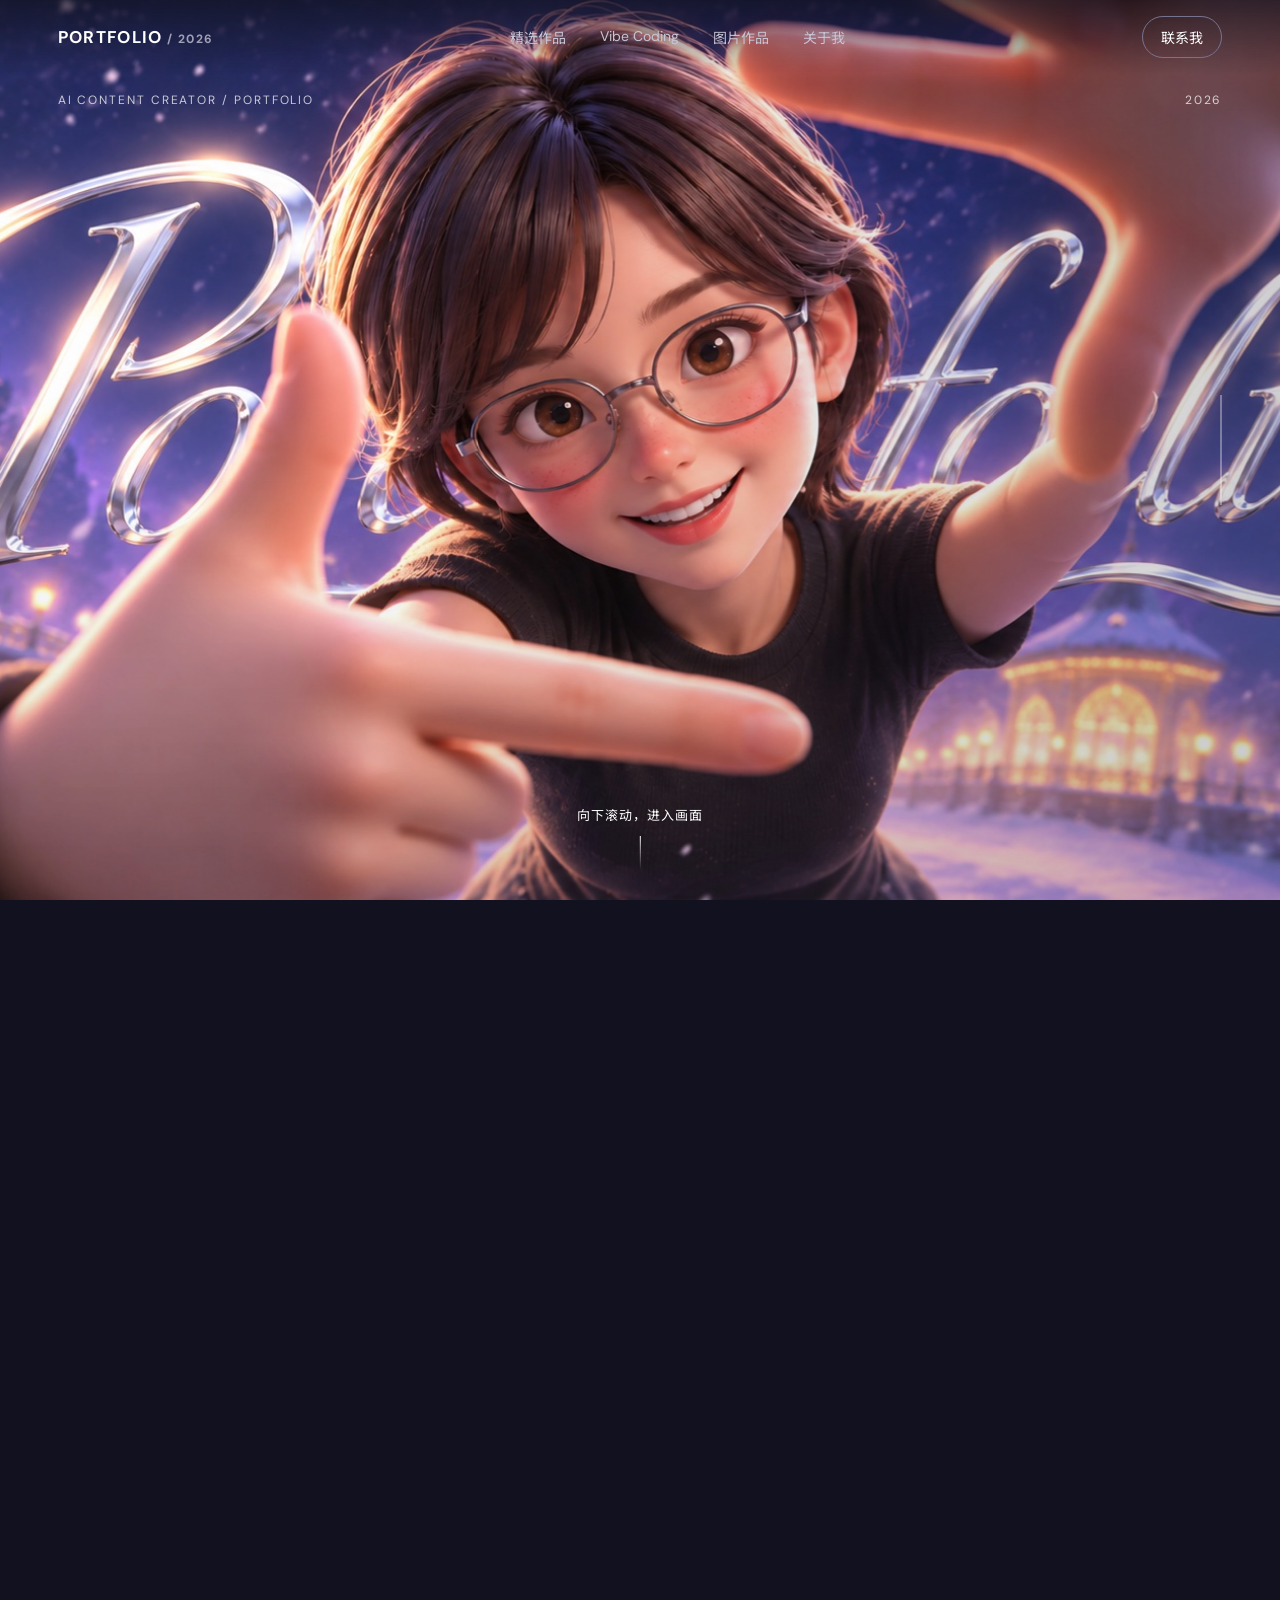
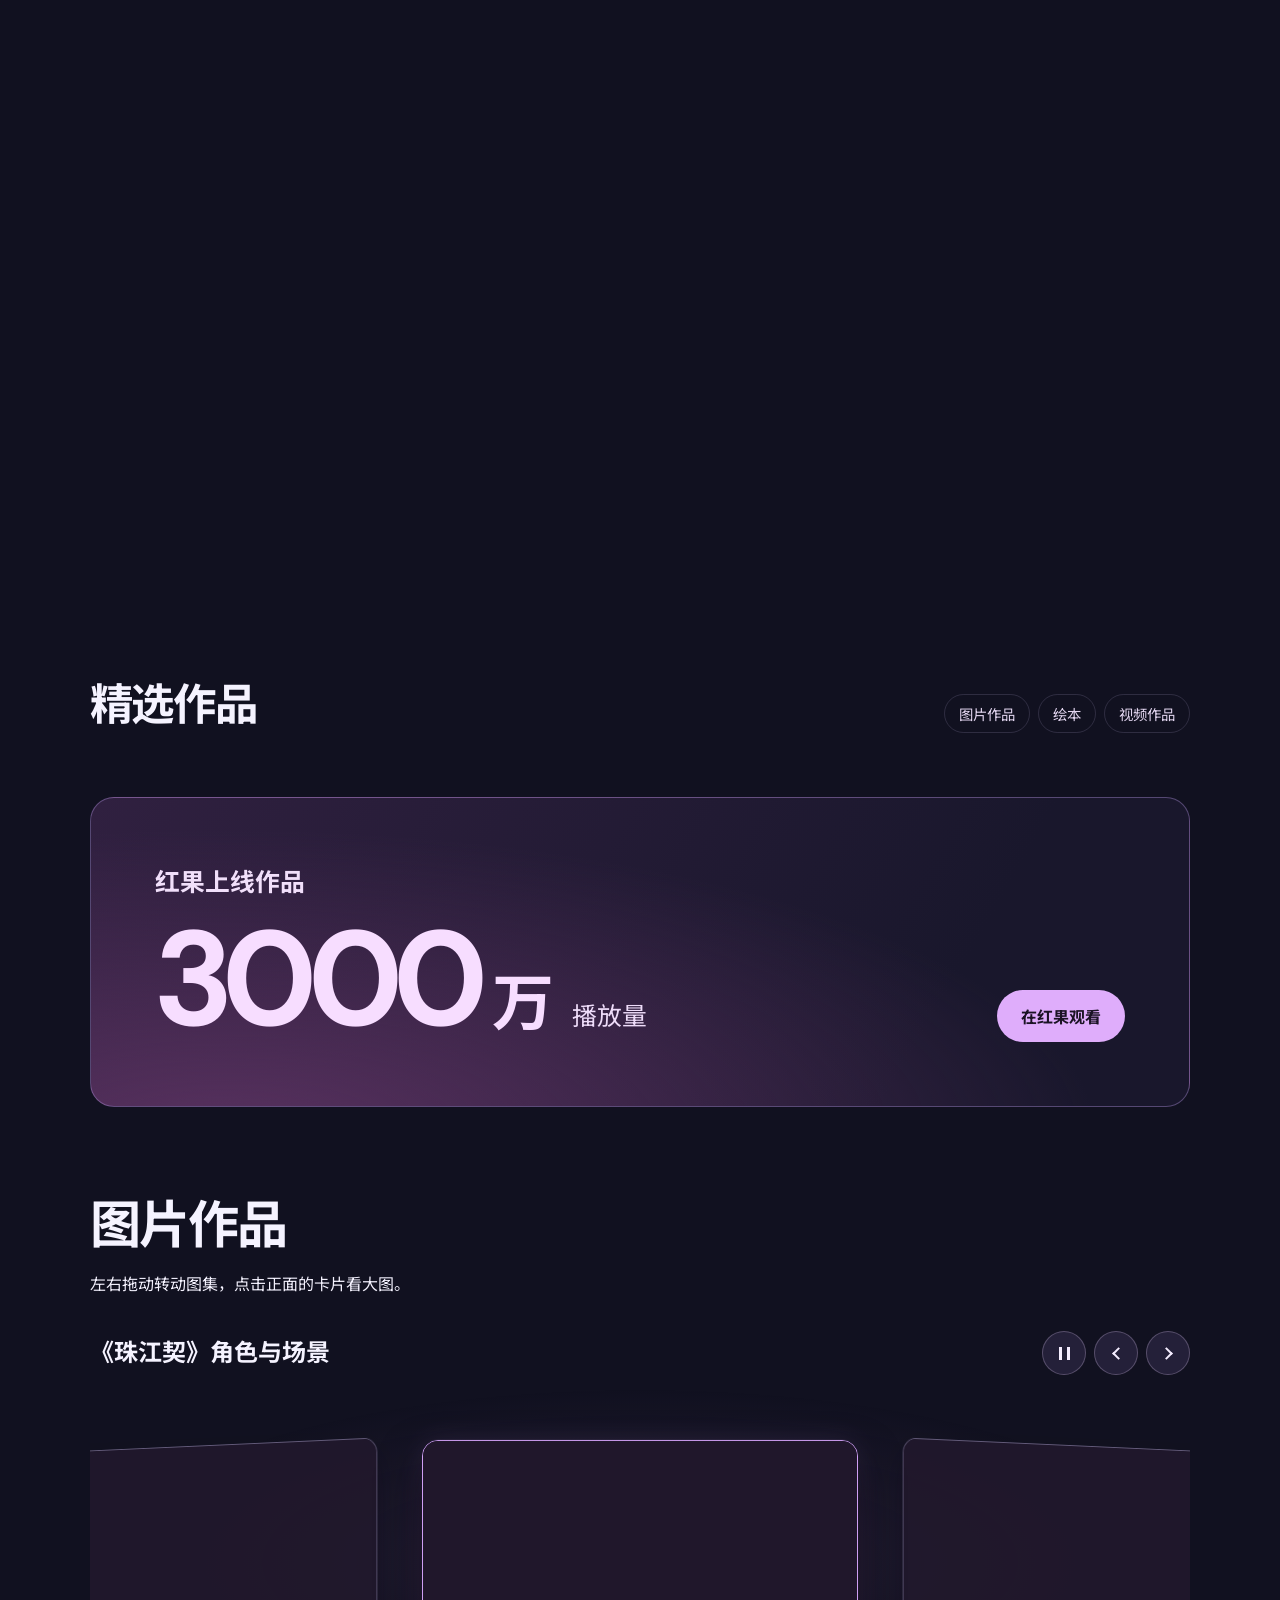
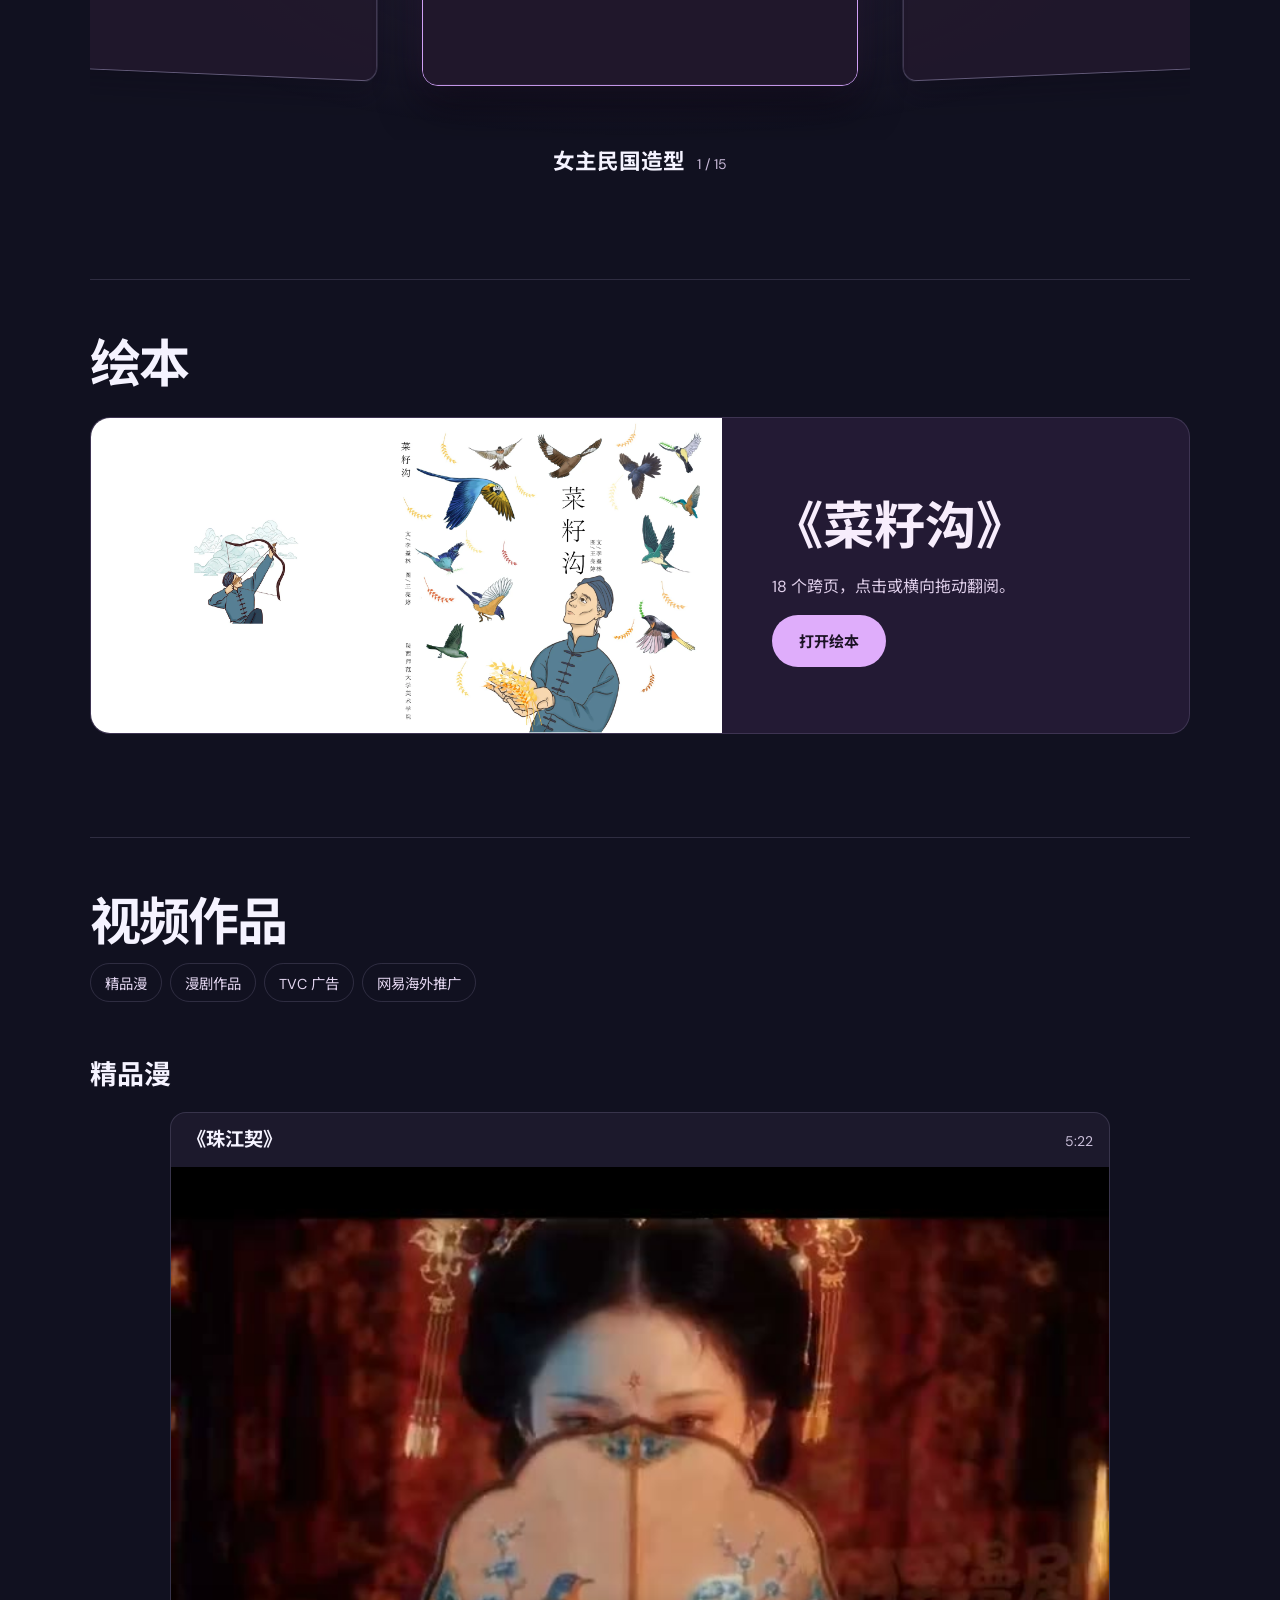
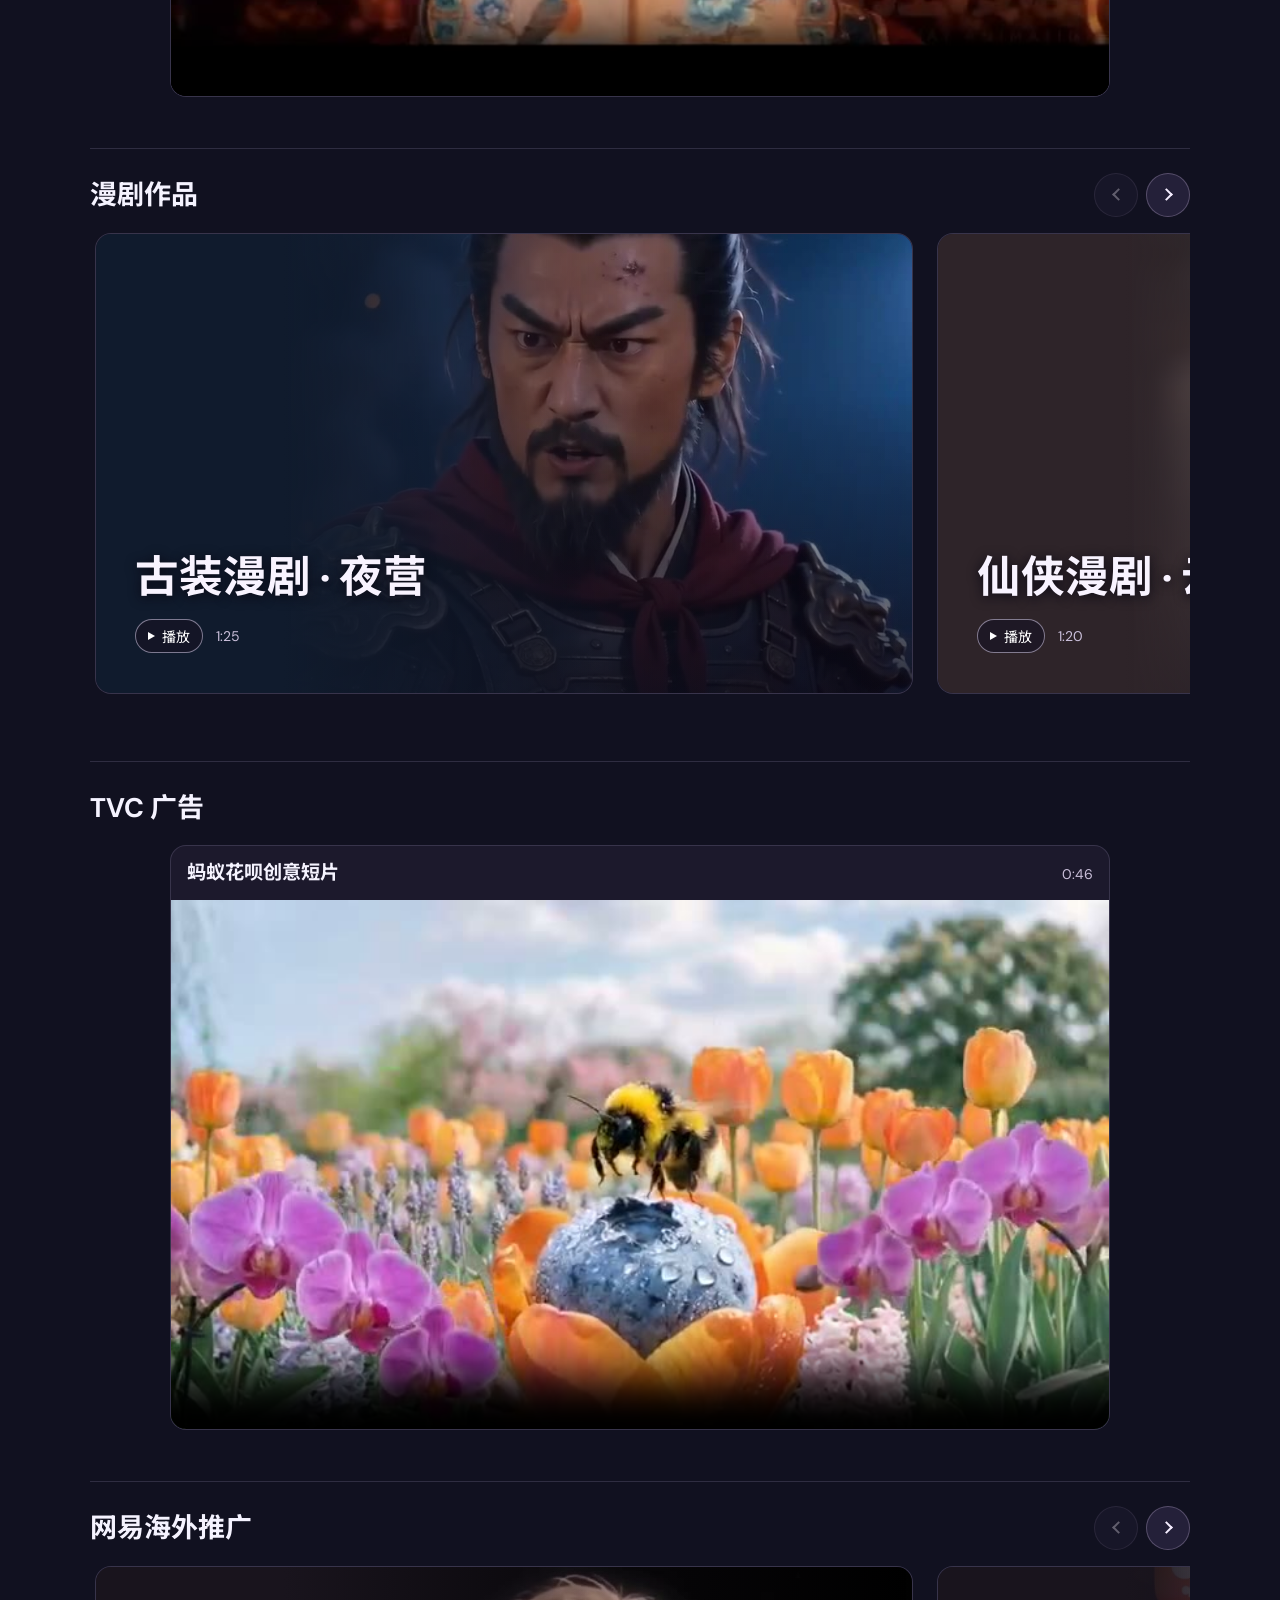
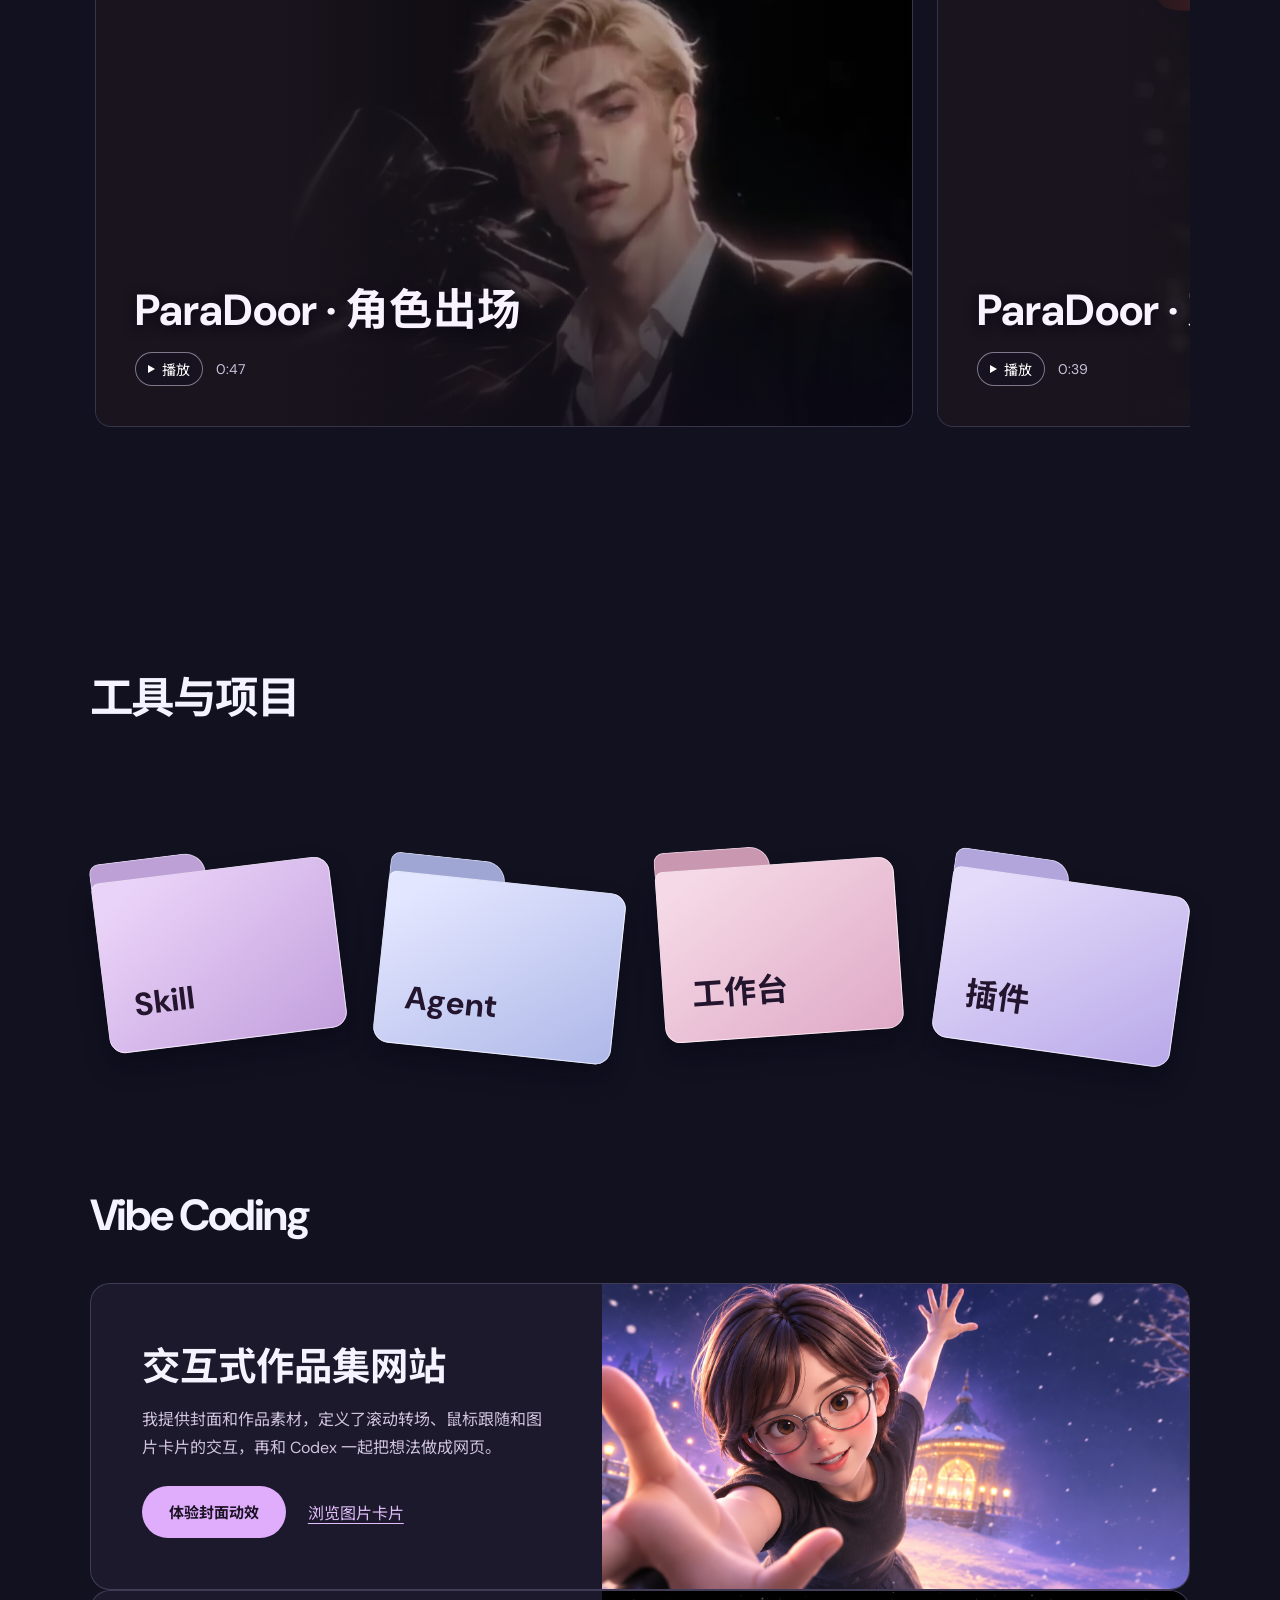
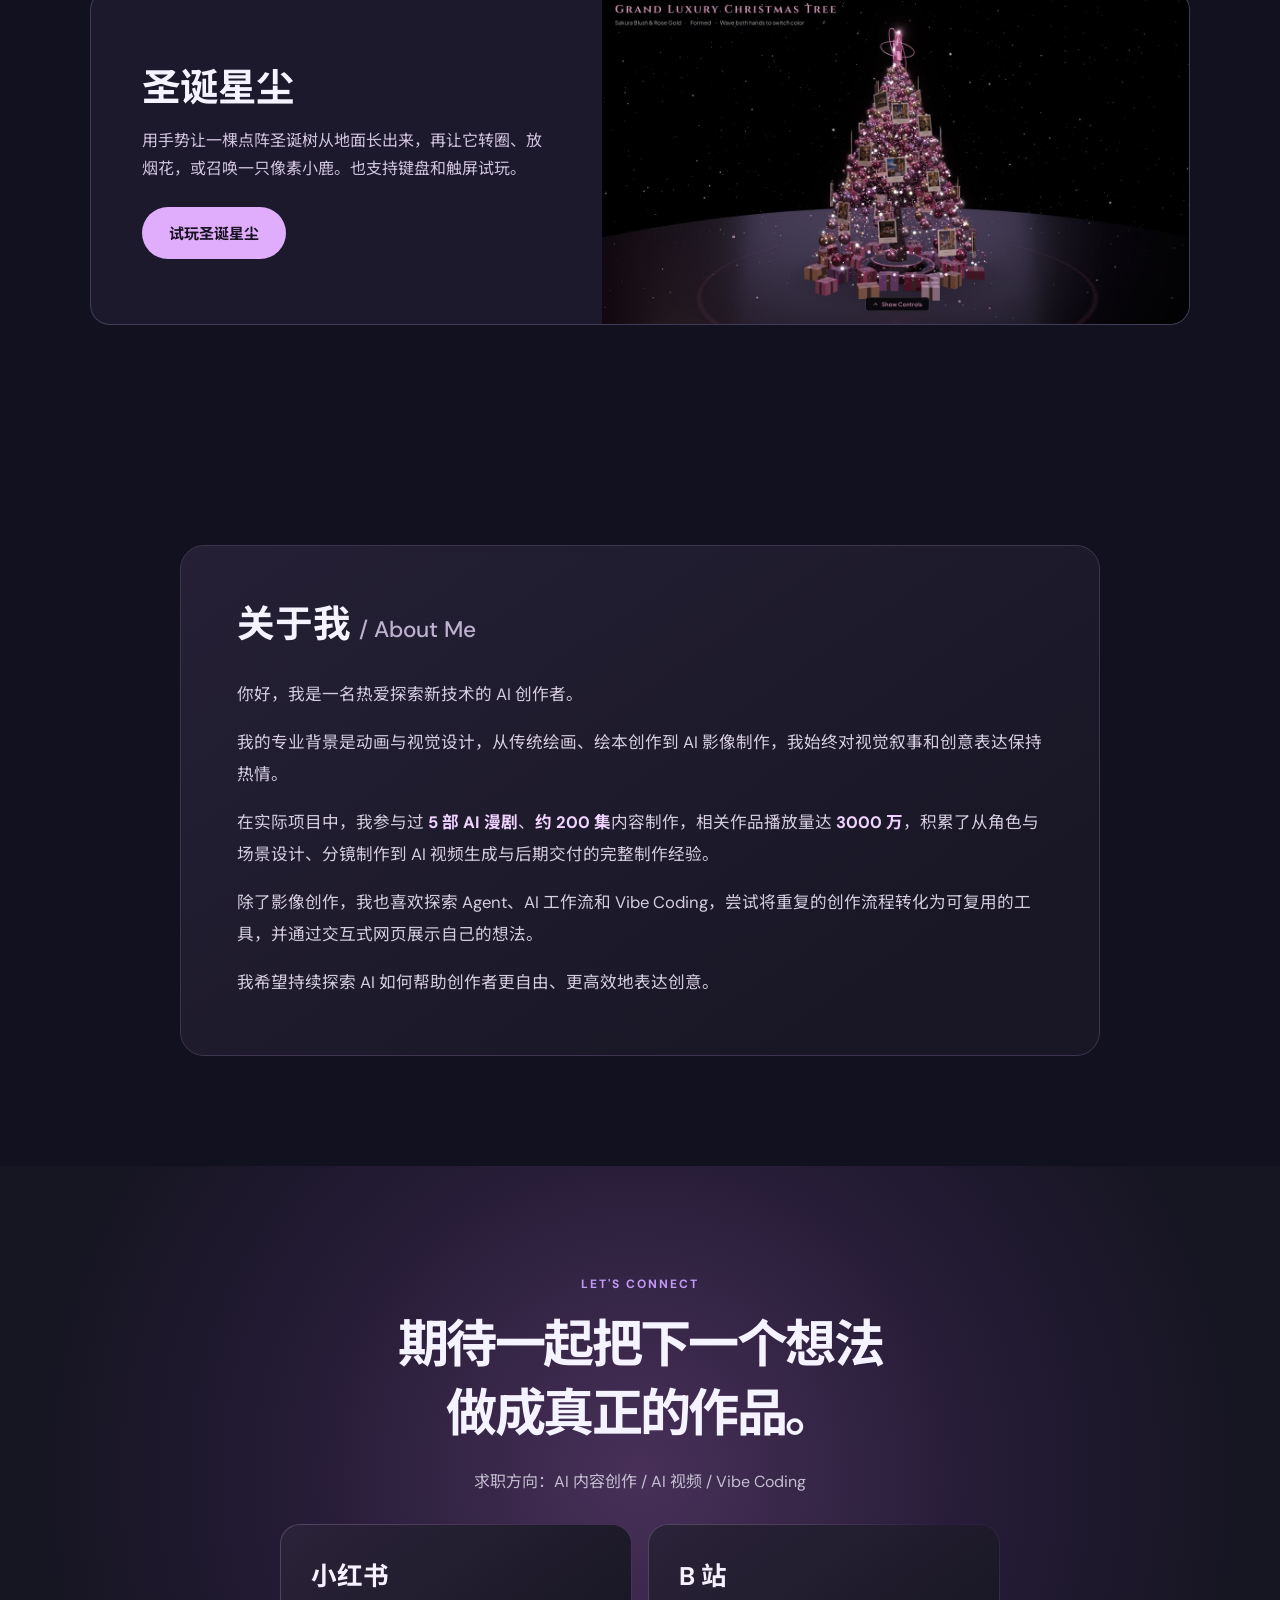
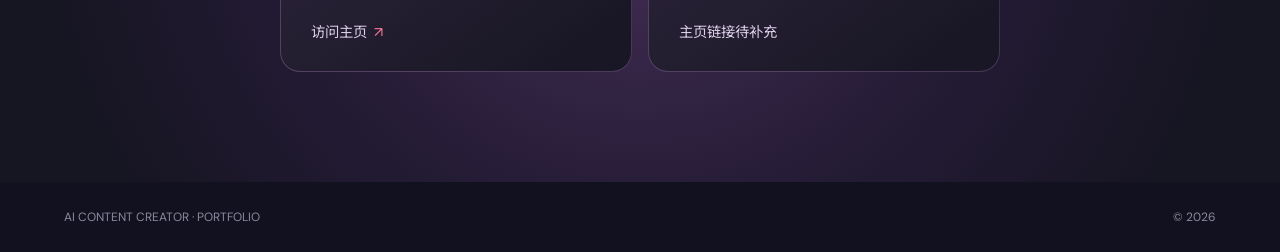
<file: index.html>
<!doctype html>
<html lang="zh-CN">
<head>
  <meta charset="utf-8">
  <meta name="viewport" content="width=device-width, initial-scale=1">
  <meta name="description" content="AI 内容创作作品集：视频、视觉设定与从想法到成品的创作过程。">
  <title>作品集 · AI 内容创作</title>
  <link rel="stylesheet" href="style.css">
  <link rel="stylesheet" href="works.css">
  <link rel="stylesheet" href="projects.css">
  <script src="hero.js" defer></script>
  <script src="works.js" defer></script>
  <script src="project-folders.js" defer></script>
  <script src="social-profiles.js" defer></script>
  <script src="media-fallback.js" defer></script>
</head>
<body>
  <header class="site-header"><a class="brand" href="#top">PORTFOLIO<span> / 2026</span></a><nav aria-label="主导航"><a href="#works">精选作品</a><a href="#vibe-coding">Vibe Coding</a><a href="#approach">图片作品</a><a href="#about">关于我</a></nav><a class="header-cta" href="#contact">联系我</a></header>
  <main id="top">
    <section class="scroll-hero" id="home" aria-label="滚动欣赏作品集封面动效">
      <div class="scroll-hero-stage">
        <div class="hero-scene" aria-hidden="true">
          <img class="hero-frame hero-frame-start" src="assets/hero-start.jpg" alt="" fetchpriority="high">
          <img class="hero-frame hero-frame-end" src="assets/hero-end.jpg" alt="" decoding="async">
          <div class="hero-scene-shade"></div>
        </div>
        <div class="scroll-hero-top"><span>AI CONTENT CREATOR / PORTFOLIO</span><span>2026</span></div>
        <div class="scroll-hero-copy">
          <h1>用 AI 创作影像，<br><em>让想法成为现实。</em></h1>
          <p>AIGC 视觉创作者 / <span lang="en">AI Workflow Builder / Vibe Coder</span></p>
          <a class="button button-primary" href="#works">探索作品</a>
        </div>
        <div class="scroll-hint"><span>向下滚动，进入画面</span><span class="scroll-hint-line"></span></div>
        <div class="hero-progress" aria-hidden="true"><span></span></div>
      </div>
    </section>
    <section id="works" class="section works" aria-labelledby="works-title">
      <div class="section-heading">
        <h2 id="works-title">精选作品</h2>
        <nav class="work-index" aria-label="作品类型">
          <a href="#approach">图片作品</a>
          <a href="#picture-book">绘本</a>
          <a href="#videos">视频作品</a>
        </nav>
      </div>

      <article class="online-feature" id="online-work" aria-labelledby="online-work-title">
        <div>
          <h3 id="online-work-title">红果上线作品</h3>
          <p class="online-feature-metric">
            <strong>3000<span> 万</span></strong>
            <span class="online-feature-label">播放量</span>
          </p>
        </div>
        <a class="button button-primary" target="_blank" rel="noopener noreferrer"
          href="https://novelquickapp.com/hongguo/ug/pages/video-animation-share?encrypt_did=MDIEDGfXfCkbW%2F342yZKEAQQfFF%2FvhRFharF1wB17YxW3gQQxOQ2pp7pw66AFClS%2BMdUmw%3D%3D&amp;video_id=7696440802494385214&amp;vid=7696470488356228121&amp;share_toast_vid=7696470366327147545&amp;share_type=4&amp;landing_source=share&amp;user_id=&amp;did=eb37fef5b1605d5f2343dac8ae5745aa&amp;share_timestamp=1792587823&amp;share_channel=wechat&amp;source_channel=wechat&amp;entrance=video_player_share_button&amp;report_params=%7B%22entrance%22%3A%22video_player_share_button%22%2C%22read_progress%22%3A%2214.0799%22%2C%22share_timestamp%22%3A1792587823%7D">在红果观看</a>
      </article>

      <section class="work-collection" id="approach" aria-labelledby="image-works-title">
        <h3 id="image-works-title">图片作品</h3>
        <p>左右拖动转动图集，点击正面的卡片看大图。</p>
        <div class="work-lane circular-gallery" data-circular-gallery>
          <div class="work-lane-bar">
            <h4 id="image-track-title">《珠江契》角色与场景</h4>
            <div class="work-controls" hidden>
              <button class="work-control" type="button" data-gallery-toggle aria-label="暂停自动转动" aria-controls="image-track"></button>
              <button class="work-control" type="button" data-direction="-1" aria-label="向左浏览图片" aria-controls="image-track"><span class="work-chevron" aria-hidden="true"></span></button>
              <button class="work-control" type="button" data-direction="1" aria-label="向右浏览图片" aria-controls="image-track"><span class="work-chevron" aria-hidden="true"></span></button>
            </div>
          </div>
          <ul class="work-track" id="image-track" aria-labelledby="image-track-title" tabindex="0">
            <li>
              <a class="work-card" href="assets/image-works/heroine-republic.webp" draggable="false">
                <span class="work-card-media">
                  <img src="assets/image-works/heroine-republic.webp" alt="" draggable="false" loading="lazy" decoding="async">
                </span>
                <span class="work-card-copy"><span class="work-card-title">女主民国造型</span></span>
              </a>
            </li>
            <li>
              <a class="work-card" href="assets/image-works/ghost-market.webp" draggable="false">
                <span class="work-card-media">
                  <img src="assets/image-works/ghost-market.webp" alt="" draggable="false" loading="lazy" decoding="async">
                </span>
                <span class="work-card-copy"><span class="work-card-title">鬼市</span></span>
              </a>
            </li>
            <li>
              <a class="work-card" href="assets/image-works/heroine-red.webp" draggable="false">
                <span class="work-card-media">
                  <img src="assets/image-works/heroine-red.webp" alt="" draggable="false" loading="lazy" decoding="async">
                </span>
                <span class="work-card-copy"><span class="work-card-title">女主前世红装</span></span>
              </a>
            </li>
            <li>
              <a class="work-card" href="assets/image-works/opera-costume.webp" draggable="false">
                <span class="work-card-media">
                  <img src="assets/image-works/opera-costume.webp" alt="" draggable="false" loading="lazy" decoding="async">
                </span>
                <span class="work-card-copy"><span class="work-card-title">戏曲造型</span></span>
              </a>
            </li>
            <li>
              <a class="work-card" href="assets/image-works/opera-stage.webp" draggable="false">
                <span class="work-card-media">
                  <img src="assets/image-works/opera-stage.webp" alt="" draggable="false" loading="lazy" decoding="async">
                </span>
                <span class="work-card-copy"><span class="work-card-title">戏曲场景</span></span>
              </a>
            </li>
            <li>
              <a class="work-card" href="assets/image-works/pearl-river.webp" draggable="false">
                <span class="work-card-media">
                  <img src="assets/image-works/pearl-river.webp" alt="" draggable="false" loading="lazy" decoding="async">
                </span>
                <span class="work-card-copy"><span class="work-card-title">珠江边</span></span>
              </a>
            </li>
            <li>
              <a class="work-card" href="assets/image-works/chen-zheng.webp" draggable="false">
                <span class="work-card-media">
                  <img src="assets/image-works/chen-zheng.webp" alt="" draggable="false" loading="lazy" decoding="async">
                </span>
                <span class="work-card-copy"><span class="work-card-title">陈征</span></span>
              </a>
            </li>
            <li>
              <a class="work-card" href="assets/image-works/wedding-room.webp" draggable="false">
                <span class="work-card-media">
                  <img src="assets/image-works/wedding-room.webp" alt="" draggable="false" loading="lazy" decoding="async">
                </span>
                <span class="work-card-copy"><span class="work-card-title">婚房</span></span>
              </a>
            </li>
            <li>
              <a class="work-card" href="assets/image-works/treasure-vault.webp" draggable="false">
                <span class="work-card-media">
                  <img src="assets/image-works/treasure-vault.webp" alt="" draggable="false" loading="lazy" decoding="async">
                </span>
                <span class="work-card-copy"><span class="work-card-title">东方藏宝阁</span></span>
              </a>
            </li>
            <li>
              <a class="work-card" href="assets/image-works/fragrance-maker.webp" draggable="false">
                <span class="work-card-media">
                  <img src="assets/image-works/fragrance-maker.webp" alt="" draggable="false" loading="lazy" decoding="async">
                </span>
                <span class="work-card-copy"><span class="work-card-title">制香师</span></span>
              </a>
            </li>
            <li>
              <a class="work-card" href="assets/image-works/fragrance-shop.webp" draggable="false">
                <span class="work-card-media">
                  <img src="assets/image-works/fragrance-shop.webp" alt="" draggable="false" loading="lazy" decoding="async">
                </span>
                <span class="work-card-copy"><span class="work-card-title">制香药铺</span></span>
              </a>
            </li>
            <li>
              <a class="work-card" href="assets/image-works/pawnbroker.webp" draggable="false">
                <span class="work-card-media">
                  <img src="assets/image-works/pawnbroker.webp" alt="" draggable="false" loading="lazy" decoding="async">
                </span>
                <span class="work-card-copy"><span class="work-card-title">掌柜的</span></span>
              </a>
            </li>
            <li>
              <a class="work-card" href="assets/image-works/pawnshop.webp" draggable="false">
                <span class="work-card-media">
                  <img src="assets/image-works/pawnshop.webp" alt="" draggable="false" loading="lazy" decoding="async">
                </span>
                <span class="work-card-copy"><span class="work-card-title">当铺</span></span>
              </a>
            </li>
            <li>
              <a class="work-card" href="assets/image-works/hero-room.webp" draggable="false">
                <span class="work-card-media">
                  <img src="assets/image-works/hero-room.webp" alt="" draggable="false" loading="lazy" decoding="async">
                </span>
                <span class="work-card-copy"><span class="work-card-title">男主房间</span></span>
              </a>
            </li>
            <li>
              <a class="work-card" href="assets/image-works/celestial-gate.webp" draggable="false">
                <span class="work-card-media">
                  <img src="assets/image-works/celestial-gate.webp" alt="" draggable="false" loading="lazy" decoding="async">
                </span>
                <span class="work-card-copy"><span class="work-card-title">天门</span></span>
              </a>
            </li>
          </ul>
          <p class="gallery-caption"><span data-gallery-title></span><span data-gallery-position></span></p>
        </div>
      </section>

      <section class="work-collection" id="picture-book" aria-labelledby="picture-book-title">
        <h3 id="picture-book-title">绘本</h3>
        <a class="book-preview" href="book.html">
          <img src="assets/book/page-01.webp" alt="" loading="lazy" decoding="async">
          <span class="book-preview-copy">
            <strong>《菜籽沟》</strong>
            <span>18 个跨页，点击或横向拖动翻阅。</span>
            <span class="button button-primary">打开绘本</span>
          </span>
        </a>
      </section>

      <section class="work-collection" id="videos" aria-labelledby="video-works-title">
        <h3 id="video-works-title">视频作品</h3>
        <nav class="work-index" aria-label="视频主题">
          <a href="#featured-video">精品漫</a>
          <a href="#drama-videos">漫剧作品</a>
          <a href="#tvc-videos">TVC 广告</a>
          <a href="#overseas-videos">网易海外推广</a>
        </nav>
        <section class="video-group" id="featured-video" aria-labelledby="featured-video-heading">
          <h4 id="featured-video-heading">精品漫</h4>
          <ul class="video-list">
            <li>
              <figure class="video-entry" style="--video-ratio: 720 / 406">
                <figcaption>
                  <span class="work-card-title" id="pearl-video-label">《珠江契》</span>
                  <time class="video-time" datetime="PT5M22S">5:22</time>
                </figcaption>
                <video controls playsinline preload="none" src="assets/pearl.mp4" poster="assets/pearl-poster.jpg"
                  width="720" height="406" aria-labelledby="pearl-video-label"></video>
              </figure>
            </li>
          </ul>
        </section>
        <section class="video-group work-lane video-lane" id="drama-videos" aria-labelledby="drama-videos-heading">
          <div class="work-lane-bar">
            <h4 id="drama-videos-heading">漫剧作品</h4>
            <div class="work-controls" hidden>
              <button class="work-control" type="button" data-direction="-1" aria-label="上一部漫剧" aria-controls="drama-track"><span class="work-chevron" aria-hidden="true"></span></button>
              <button class="work-control" type="button" data-direction="1" aria-label="下一部漫剧" aria-controls="drama-track"><span class="work-chevron" aria-hidden="true"></span></button>
            </div>
          </div>
          <ul class="work-track video-track" id="drama-track" aria-labelledby="drama-videos-heading">
            <li>
              <a class="work-card video-card" href="assets/drama-01.mp4" draggable="false">
                <span class="work-card-media video-card-cover">
                  <img src="assets/drama-01-poster.jpg" alt="" draggable="false" loading="lazy" decoding="async">
                  <span class="video-card-copy">
                    <span class="work-card-title">古装漫剧 · 夜营</span>
                    <span class="video-card-meta"><span class="video-card-play">播放</span><time class="video-time" datetime="PT1M25S">1:25</time></span>
                  </span>
                </span>
              </a>
            </li>
            <li>
              <a class="work-card video-card video-card-palace" href="assets/drama-02.mp4" draggable="false">
                <span class="work-card-media video-card-cover">
                  <img src="assets/drama-02-poster.jpg" alt="" draggable="false" loading="lazy" decoding="async">
                  <span class="video-card-copy">
                    <span class="work-card-title">仙侠漫剧 · 云中宫阙</span>
                    <span class="video-card-meta"><span class="video-card-play">播放</span><time class="video-time" datetime="PT1M20S">1:20</time></span>
                  </span>
                </span>
              </a>
            </li>
          </ul>
        </section>
        <section class="video-group" id="tvc-videos" aria-labelledby="tvc-videos-heading">
          <h4 id="tvc-videos-heading">TVC 广告</h4>
          <ul class="video-list">
            <li>
              <figure class="video-entry" style="--video-ratio: 720 / 406">
                <figcaption>
                  <span class="work-card-title" id="drama-video-label">蚂蚁花呗创意短片</span>
                  <time class="video-time" datetime="PT0M46S">0:46</time>
                </figcaption>
                <video controls playsinline preload="none" src="assets/drama.mp4" poster="assets/drama-poster.jpg"
                  width="720" height="406" aria-labelledby="drama-video-label"></video>
              </figure>
            </li>
          </ul>
        </section>
        <section class="video-group work-lane video-lane" id="overseas-videos" aria-labelledby="overseas-videos-heading">
          <div class="work-lane-bar">
            <h4 id="overseas-videos-heading">网易海外推广</h4>
            <div class="work-controls" hidden>
              <button class="work-control" type="button" data-direction="-1" aria-label="上一条海外推广视频" aria-controls="overseas-track"><span class="work-chevron" aria-hidden="true"></span></button>
              <button class="work-control" type="button" data-direction="1" aria-label="下一条海外推广视频" aria-controls="overseas-track"><span class="work-chevron" aria-hidden="true"></span></button>
            </div>
          </div>
          <ul class="work-track video-track overseas-track" id="overseas-track" aria-labelledby="overseas-videos-heading">
            <li>
              <a class="work-card video-card" href="assets/overseas.mp4" draggable="false">
                <span class="work-card-media video-card-cover">
                  <img src="assets/overseas-poster.jpg" alt="" draggable="false" loading="lazy" decoding="async">
                  <span class="video-card-copy">
                    <span class="work-card-title">ParaDoor · 角色出场</span>
                    <span class="video-card-meta">
                      <span class="video-card-play">播放</span>
                      <time class="video-time" datetime="PT0M47S">0:47</time>
                    </span>
                  </span>
                </span>
              </a>
            </li>
            <li>
              <a class="work-card video-card" href="assets/overseas-chat.mp4" draggable="false">
                <span class="work-card-media video-card-cover">
                  <img src="assets/overseas-chat-poster.jpg" alt="" draggable="false" loading="lazy" decoding="async">
                  <span class="video-card-copy">
                    <span class="work-card-title">ParaDoor · 对话互动</span>
                    <span class="video-card-meta">
                      <span class="video-card-play">播放</span>
                      <time class="video-time" datetime="PT0M39S">0:39</time>
                    </span>
                  </span>
                </span>
              </a>
            </li>
            <li>
              <a class="work-card video-card" href="assets/overseas-03.mp4" draggable="false">
                <span class="work-card-media video-card-cover">
                  <img src="assets/overseas-03-poster.jpg" alt="" draggable="false" loading="lazy" decoding="async">
                  <span class="video-card-copy">
                    <span class="work-card-title">ParaDoor · 超市相遇</span>
                    <span class="video-card-meta">
                      <span class="video-card-play">播放</span>
                      <time class="video-time" datetime="PT0M23S">0:23</time>
                    </span>
                  </span>
                </span>
              </a>
            </li>
            <li>
              <a class="work-card video-card" href="assets/overseas-04.mp4" draggable="false">
                <span class="work-card-media video-card-cover">
                  <img src="assets/overseas-04-poster.jpg" alt="" draggable="false" loading="lazy" decoding="async">
                  <span class="video-card-copy">
                    <span class="work-card-title">ParaDoor · 假面舞会</span>
                    <span class="video-card-meta">
                      <span class="video-card-play">播放</span>
                      <time class="video-time" datetime="PT0M30S">0:30</time>
                    </span>
                  </span>
                </span>
              </a>
            </li>
            <li>
              <a class="work-card video-card" href="assets/overseas-05.mp4" draggable="false">
                <span class="work-card-media video-card-cover">
                  <img src="assets/overseas-05-poster.jpg" alt="" draggable="false" loading="lazy" decoding="async">
                  <span class="video-card-copy">
                    <span class="work-card-title">ParaDoor · 欢迎回家</span>
                    <span class="video-card-meta">
                      <span class="video-card-play">播放</span>
                      <time class="video-time" datetime="PT0M22S">0:22</time>
                    </span>
                  </span>
                </span>
              </a>
            </li>
            <li>
              <a class="work-card video-card video-card-product" href="assets/overseas-06.mp4" draggable="false">
                <span class="work-card-media video-card-cover">
                  <img src="assets/overseas-06-poster.jpg" alt="" draggable="false" loading="lazy" decoding="async">
                  <span class="video-card-copy">
                    <span class="work-card-title">ParaDoor · 角色创建</span>
                    <span class="video-card-meta">
                      <span class="video-card-play">播放</span>
                      <time class="video-time" datetime="PT0M31S">0:31</time>
                    </span>
                  </span>
                </span>
              </a>
            </li>
          </ul>
        </section>
      </section>
    </section>
    <section class="section project-folders" id="project-folders" aria-labelledby="project-folders-title">
      <div class="section-heading"><h2 id="project-folders-title">工具与项目</h2></div>
      <nav class="folder-grid" aria-label="工具与项目文件夹">
        <div class="folder-group">
          <button class="folder-link" type="button" aria-expanded="false" aria-controls="folder-skill-menu"><span>Skill</span></button>
          <div class="folder-menu" id="folder-skill-menu" hidden>
            <a class="folder-pill" href="projects.html#skill">打开技能库</a>
          </div>
        </div>
        <div class="folder-group">
          <button class="folder-link" type="button" aria-expanded="false" aria-controls="folder-agent-menu"><span>Agent</span></button>
          <div class="folder-menu" id="folder-agent-menu" hidden>
            <a class="folder-pill" href="projects.html#agent">查看清单</a>
          </div>
        </div>
        <div class="folder-group">
          <button class="folder-link" type="button" aria-expanded="false" aria-controls="folder-workbench-menu"><span>工作台</span></button>
          <div class="folder-menu" id="folder-workbench-menu" hidden>
            <a class="folder-pill" href="https://ada-workbench-lab.lovable.app/demos/ielts-os-v21.html">打开 IELTS 工作台</a>
            <a class="folder-pill" href="projects.html#workbench">查看清单</a>
            <a class="folder-pill" href="https://github.com/liangtingwang123-rgb/workplant" target="_blank" rel="noopener noreferrer">GitHub 仓库</a>
          </div>
        </div>
        <div class="folder-group">
          <button class="folder-link" type="button" aria-expanded="false" aria-controls="folder-plugins-menu"><span>插件</span></button>
          <div class="folder-menu" id="folder-plugins-menu" hidden>
            <a class="folder-pill" href="projects.html#plugins">查看清单</a>
          </div>
        </div>
      </nav>
    </section>
    <section class="section vibe-section" id="vibe-coding" aria-labelledby="vibe-title">
      <div class="section-heading"><h2 id="vibe-title">Vibe Coding</h2></div>
      <article class="vibe-case" aria-labelledby="vibe-portfolio-title">
        <div class="vibe-case-copy">
          <h3 id="vibe-portfolio-title">交互式作品集网站</h3>
          <p>我提供封面和作品素材，定义了滚动转场、鼠标跟随和图片卡片的交互，再和 Codex 一起把想法做成网页。</p>
          <div class="vibe-case-actions">
            <a class="button button-primary" href="#home">体验封面动效</a>
            <a class="vibe-link" href="#approach">浏览图片卡片</a>
          </div>
        </div>
        <img class="vibe-case-image" src="assets/hero-end.jpg" alt="作品集封面中的动画角色" width="1774" height="887" loading="lazy" decoding="async">
      </article>
      <article class="vibe-case" aria-labelledby="vibe-stardust-title">
        <div class="vibe-case-copy">
          <h3 id="vibe-stardust-title">圣诞星尘</h3>
          <p>用手势让一棵点阵圣诞树从地面长出来，再让它转圈、放烟花，或召唤一只像素小鹿。也支持键盘和触屏试玩。</p>
          <div class="vibe-case-actions">
            <a class="button button-primary" href="https://ais-pre-ucao5j5flg4ldnm6cxsqhj-62436617724.asia-southeast1.run.app">试玩圣诞星尘</a>
          </div>
        </div>
        <img class="vibe-case-image stardust-cover" src="assets/christmas-live-cover.png" alt="新版互动圣诞树，粉色彩球、灯光和拍立得照片环绕树身" width="1272" height="720" loading="lazy" decoding="async">
      </article>
    </section>
    <section class="section about-section" id="about" aria-labelledby="about-title">
      <div class="about-card">
        <h2 id="about-title">关于我 <span lang="en">/ About Me</span></h2>
        <div class="about-bio">
          <p>你好，我是一名热爱探索新技术的 AI 创作者。</p>
          <p>我的专业背景是动画与视觉设计，从传统绘画、绘本创作到 AI 影像制作，我始终对视觉叙事和创意表达保持热情。</p>
          <p>在实际项目中，我参与过 <strong>5 部 AI 漫剧</strong>、<strong>约 200 集</strong>内容制作，相关作品播放量达 <strong>3000 万</strong>，积累了从角色与场景设计、分镜制作到 AI 视频生成与后期交付的完整制作经验。</p>
          <p>除了影像创作，我也喜欢探索 Agent、AI 工作流和 Vibe Coding，尝试将重复的创作流程转化为可复用的工具，并通过交互式网页展示自己的想法。</p>
          <p>我希望持续探索 AI 如何帮助创作者更自由、更高效地表达创意。</p>
        </div>
      </div>
    </section>
    <section class="contact" id="contact">
      <p class="eyebrow">LET'S CONNECT</p>
      <h2>期待一起把下一个想法<br>做成真正的作品。</h2>
      <p>求职方向：AI 内容创作 / AI 视频 / Vibe Coding</p>
      <div class="social-profiles">
        <a class="social-profile social-profile--red" href="https://xhslink.cn/o/7uA6zf2yUjx" target="_blank" rel="noopener noreferrer">
          <span class="social-profile-name">小红书</span>
          <span class="social-profile-detail">访问主页 <span aria-hidden="true">↗</span></span>
        </a>
        <div class="social-profile social-profile--bilibili">
          <span class="social-profile-name">B 站</span>
          <span class="social-profile-detail">主页链接待补充</span>
        </div>
      </div>
    </section>
  </main><footer><span>AI CONTENT CREATOR · PORTFOLIO</span><span>© 2026</span></footer>
  <dialog class="media-viewer image-viewer" aria-labelledby="image-viewer-title">
    <div class="media-viewer-bar">
      <h2 id="image-viewer-title">图片作品</h2>
      <form method="dialog">
        <button class="media-viewer-close" type="submit" aria-label="关闭大图" autofocus>×</button>
      </form>
    </div>
    <img alt="">
  </dialog>
  <dialog class="media-viewer video-viewer" aria-labelledby="video-viewer-title">
    <div class="media-viewer-bar">
      <h2 id="video-viewer-title">播放视频</h2>
      <form method="dialog">
        <button class="media-viewer-close video-viewer-close" type="submit" aria-label="关闭播放器" autofocus>×</button>
      </form>
    </div>
    <video controls playsinline preload="none" aria-labelledby="video-viewer-title"></video>
  </dialog>
</body>
</html>
</file>
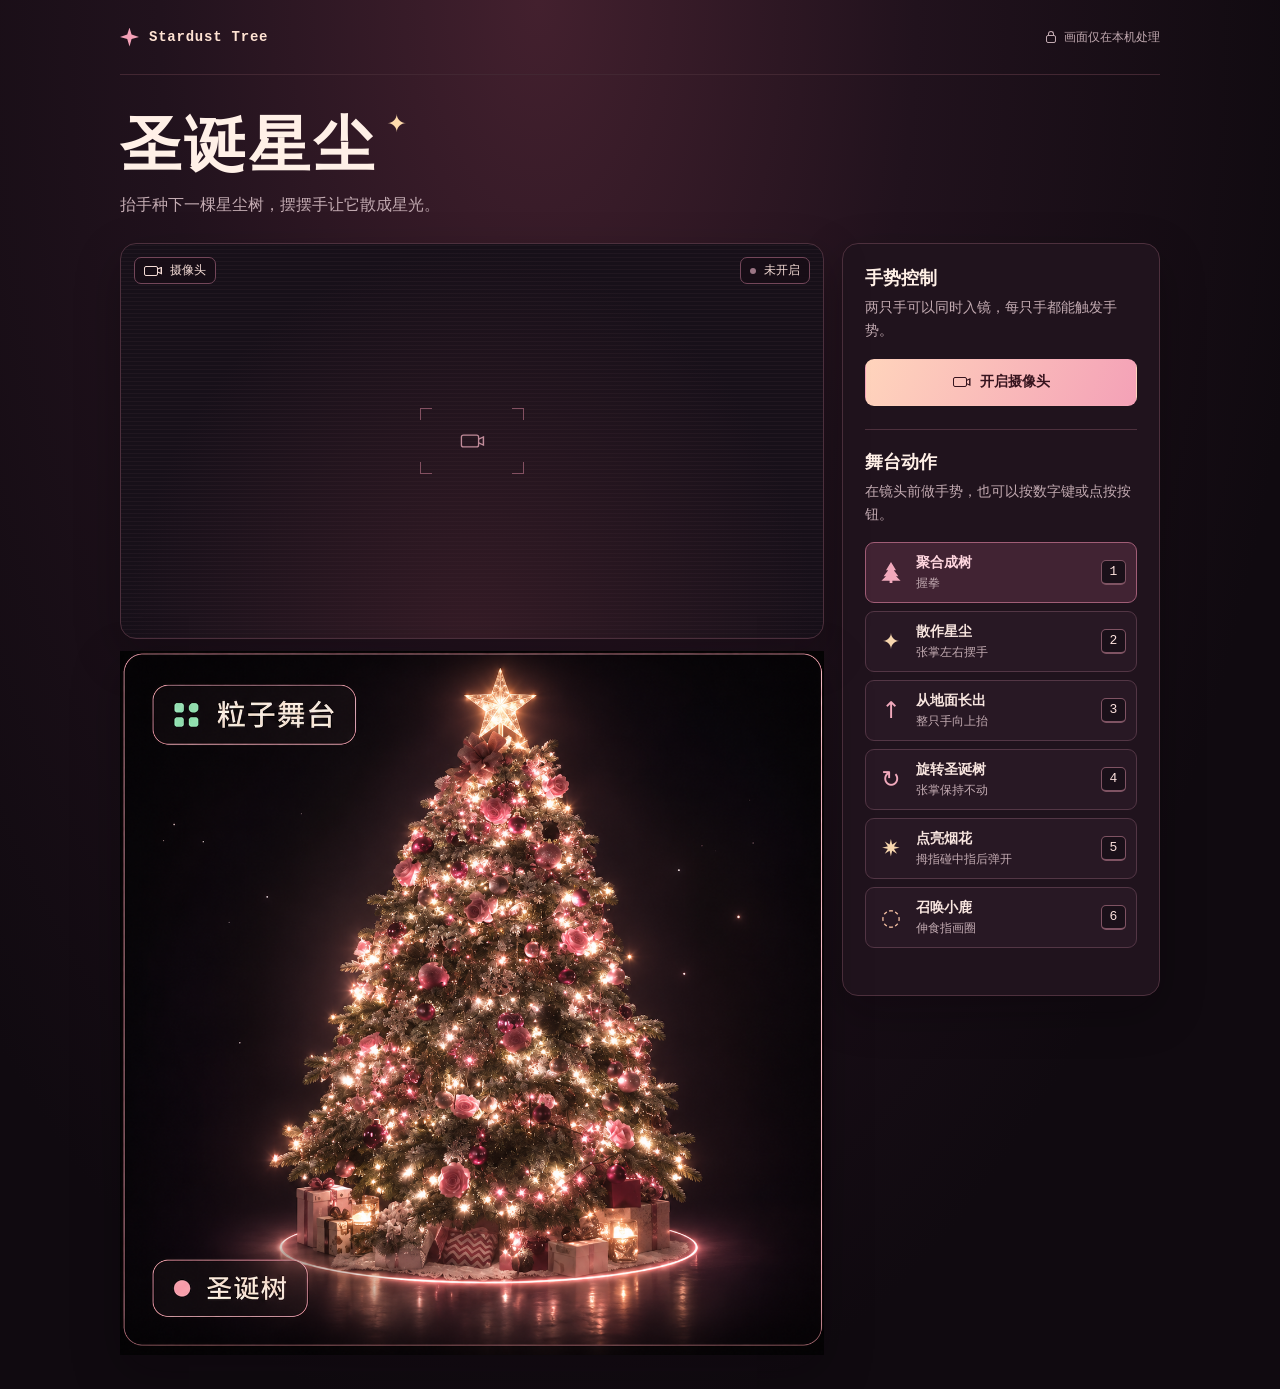
<file: stardust-tree/index.html>
<!doctype html>
<html lang="zh-CN">
  <head>
    <meta charset="UTF-8">
    <meta name="viewport" content="width=device-width, initial-scale=1">
    <meta name="theme-color" content="#100a10">
    <meta name="description" content="让星尘聚成一棵圣诞树。用手势、键盘或触屏控制星尘。">
    <title>圣诞星尘 · Stardust Tree</title>
    <link rel="icon" href="./assets/favicon-DNkoRiff.png">
    <script type="module" crossorigin src="./assets/index-Bi-4N5mm.js"></script>
    <link rel="stylesheet" crossorigin href="./assets/index-cmXa4kYc.css">
  </head>
  <body>
    <div class="experience">
      <header class="header">
        <div class="wordmark"><span class="sparkle" aria-hidden="true"></span> Stardust Tree</div>
        <span class="privacy"><span class="lock-icon" aria-hidden="true"></span>画面仅在本机处理</span>
      </header>

      <main>
        <div class="intro">
          <a class="portfolio-back" href="../index.html#vibe-coding" hidden>返回作品集</a>
          <h1>圣诞星尘<span class="title-star" aria-hidden="true">✦</span></h1>
          <p>抬手种下一棵星尘树，摆摆手让它散成星光。</p>
        </div>

        <div class="layout">
          <div class="display">
            <section class="camera panel" data-camera-state="idle" aria-label="摄像头预览">
              <div class="panel-label"><span class="video-icon" aria-hidden="true"></span> 摄像头</div>
              <div class="camera-indicator"><span class="indicator-dot" aria-hidden="true"></span><span id="camera-indicator">未开启</span></div>
              <video id="camera-video" playsinline muted aria-label="镜像摄像头画面"></video>
              <canvas id="hand-overlay" aria-hidden="true"></canvas>
              <div class="camera-placeholder" aria-hidden="true">
                <div class="viewfinder"><span class="video-icon"></span></div>
              </div>
            </section>

            <section class="stage panel" aria-labelledby="stage-label">
              <canvas id="tree-canvas" role="img" aria-label="玫瑰金圣诞树，树上挂着粉色饰品、暖灯和金色树顶星"></canvas>
              <img class="stage-reference" src="./assets/stage-reference-Bhvio-f0.png" width="1254" height="1254" alt="" aria-hidden="true" fetchpriority="high">
              <canvas id="effects-canvas" aria-hidden="true"></canvas>
              <div class="panel-label" id="stage-label"><span class="pixel-icon" aria-hidden="true"></span> 粒子舞台</div>
              <div class="stage-status" data-target="gathered"><span class="indicator-dot" aria-hidden="true"></span><span id="tree-status" aria-live="polite">圣诞树</span></div>
            </section>
          </div>

          <aside class="controls panel" aria-label="互动控制">
            <section class="control-section" aria-labelledby="camera-heading">
              <h2 id="camera-heading">手势控制</h2>
              <p>两只手可以同时入镜，每只手都能触发手势。</p>
              <button type="button" class="camera-button" id="camera-button"><span class="video-icon" aria-hidden="true"></span><span id="camera-button-label">开启摄像头</span></button>
              <p class="camera-feedback" id="camera-feedback" aria-live="polite" hidden></p>
            </section>
            <section class="control-section manual-controls" aria-labelledby="manual-heading">
              <h2 id="manual-heading">舞台动作</h2>
              <p>在镜头前做手势，也可以按数字键或点按按钮。</p>
              <div class="gesture-list" role="group" aria-label="舞台动作">
                <button type="button" class="gesture-button" data-action="gather" aria-pressed="true" aria-keyshortcuts="1">
                  <span class="gesture-symbol tree-symbol" aria-hidden="true"></span>
                  <span class="gesture-text"><strong>聚合成树</strong><small>握拳</small></span>
                  <kbd>1</kbd>
                </button>
                <button type="button" class="gesture-button" data-action="scatter" aria-pressed="false" aria-keyshortcuts="2">
                  <span class="gesture-symbol dust-symbol" aria-hidden="true">✦</span>
                  <span class="gesture-text"><strong>散作星尘</strong><small>张掌左右摆手</small></span>
                  <kbd>2</kbd>
                </button>
                <button type="button" class="gesture-button" data-action="grow" aria-keyshortcuts="3">
                  <span class="gesture-symbol action-symbol" aria-hidden="true">↑</span>
                  <span class="gesture-text"><strong>从地面长出</strong><small>整只手向上抬</small></span>
                  <kbd>3</kbd>
                </button>
                <button type="button" class="gesture-button" data-action="spin" aria-keyshortcuts="4">
                  <span class="gesture-symbol action-symbol" aria-hidden="true">↻</span>
                  <span class="gesture-text"><strong>旋转圣诞树</strong><small>张掌保持不动</small></span>
                  <kbd>4</kbd>
                </button>
                <button type="button" class="gesture-button" data-action="firework" aria-keyshortcuts="5">
                  <span class="gesture-symbol action-symbol" aria-hidden="true">✷</span>
                  <span class="gesture-text"><strong>点亮烟花</strong><small>拇指碰中指后弹开</small></span>
                  <kbd>5</kbd>
                </button>
                <button type="button" class="gesture-button" data-action="deer" aria-keyshortcuts="6">
                  <span class="gesture-symbol action-symbol" aria-hidden="true">◌</span>
                  <span class="gesture-text"><strong>召唤小鹿</strong><small>伸食指画圈</small></span>
                  <kbd>6</kbd>
                </button>
              </div>
              <p id="effect-feedback" class="effect-feedback" role="status"></p>
            </section>
          </aside>
        </div>
      </main>
    </div>
  </body>
</html>
</file>
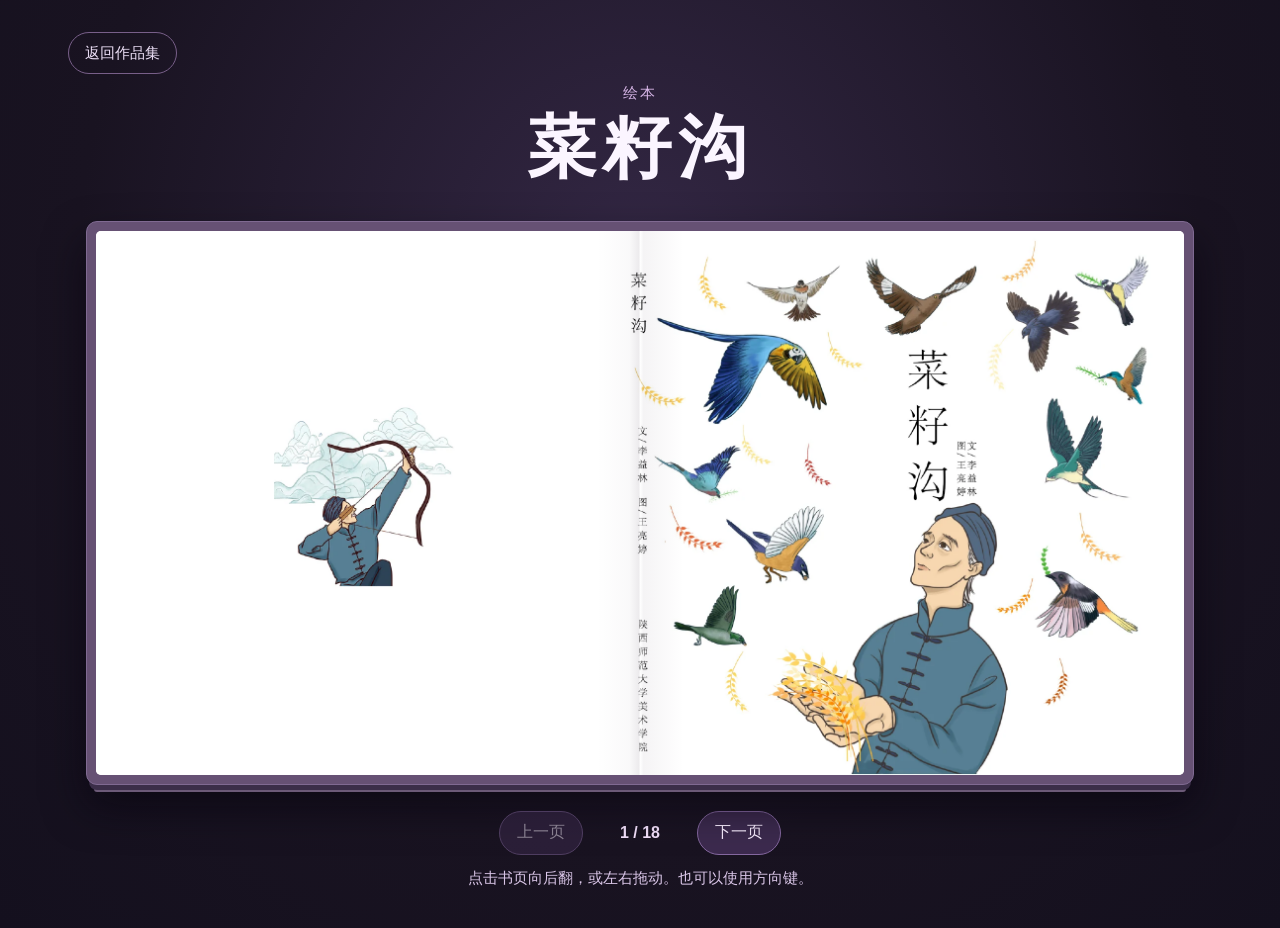
<file: book.html>
<!doctype html>
<html lang="zh-CN">
<head>
  <meta charset="utf-8">
  <meta name="viewport" content="width=device-width, initial-scale=1">
  <meta name="description" content="翻阅绘本《菜籽沟》。">
  <meta name="theme-color" content="#14101e">
  <title>《菜籽沟》· 绘本</title>
  <link rel="stylesheet" href="book.css">
  <script src="book.js" defer></script>
</head>
<body>
  <header class="reader-top">
    <a href="index.html#picture-book">返回作品集</a>
  </header>
  <main class="reader" aria-labelledby="reader-title">
    <header class="reader-heading">
      <p class="reader-kicker">绘本</p>
      <h1 id="reader-title">菜籽沟</h1>
    </header>

    <div class="book-shell">
      <button class="book-spread" type="button" aria-label="翻到下一页" aria-describedby="book-hint" aria-controls="book-page">
        <img id="book-page" class="book-image" src="assets/book/page-01.webp" width="2200" height="1100" alt="《菜籽沟》封面展开图" fetchpriority="high" draggable="false">
        <span class="book-static" aria-hidden="true" hidden><img alt="" draggable="false"></span>
        <span class="book-spine" aria-hidden="true"></span>
        <span class="book-leaf" aria-hidden="true" hidden>
          <span class="book-face book-front"><img alt="" draggable="false"></span>
          <span class="book-face book-back"><img alt="" draggable="false"></span>
        </span>
      </button>
    </div>

    <nav class="reader-controls" aria-label="绘本翻页">
      <button id="previous-page" type="button" aria-controls="book-page" disabled>上一页</button>
      <output id="page-status" aria-live="polite" aria-atomic="true">1 / 18</output>
      <button id="next-page" type="button" aria-controls="book-page" disabled>下一页</button>
    </nav>
    <p class="reader-hint" id="book-hint">点击书页向后翻，或左右拖动。也可以使用方向键。</p>
    <button class="reader-zoom" id="open-detail" type="button" aria-haspopup="dialog" aria-controls="book-detail" hidden>放大本页</button>
    <p class="reader-error" id="reader-error" role="status" hidden></p>
  </main>

  <dialog class="reader-detail" id="book-detail" aria-labelledby="detail-title">
    <header class="detail-header">
      <h2 id="detail-title">放大阅读</h2>
      <form method="dialog"><button type="submit" autofocus>关闭</button></form>
    </header>
    <div class="detail-viewport" tabindex="0" aria-label="左右滑动查看完整书页">
      <img id="detail-image" alt="">
    </div>
  </dialog>

  <template id="book-pages">
    <img src="assets/book/page-01.webp" alt="《菜籽沟》封面展开图">
    <img src="assets/book/page-02.webp" alt="《菜籽沟》第 2 跨页：浅蓝色环衬">
    <img src="assets/book/page-03.webp" alt="《菜籽沟》第 3 跨页：扉页与版权信息">
    <img src="assets/book/page-04.webp" alt="《菜籽沟》第 4 跨页">
    <img src="assets/book/page-05.webp" alt="《菜籽沟》第 5 跨页">
    <img src="assets/book/page-06.webp" alt="《菜籽沟》第 6 跨页">
    <img src="assets/book/page-07.webp" alt="《菜籽沟》第 7 跨页">
    <img src="assets/book/page-08.webp" alt="《菜籽沟》第 8 跨页">
    <img src="assets/book/page-09.webp" alt="《菜籽沟》第 9 跨页">
    <img src="assets/book/page-10.webp" alt="《菜籽沟》第 10 跨页">
    <img src="assets/book/page-11.webp" alt="《菜籽沟》第 11 跨页">
    <img src="assets/book/page-12.webp" alt="《菜籽沟》第 12 跨页">
    <img src="assets/book/page-13.webp" alt="《菜籽沟》第 13 跨页">
    <img src="assets/book/page-14.webp" alt="《菜籽沟》第 14 跨页">
    <img src="assets/book/page-15.webp" alt="《菜籽沟》第 15 跨页">
    <img src="assets/book/page-16.webp" alt="《菜籽沟》第 16 跨页">
    <img src="assets/book/page-17.webp" alt="《菜籽沟》第 17 跨页">
    <img src="assets/book/page-18.webp" alt="《菜籽沟》第 18 跨页">
  </template>
</body>
</html>
</file>
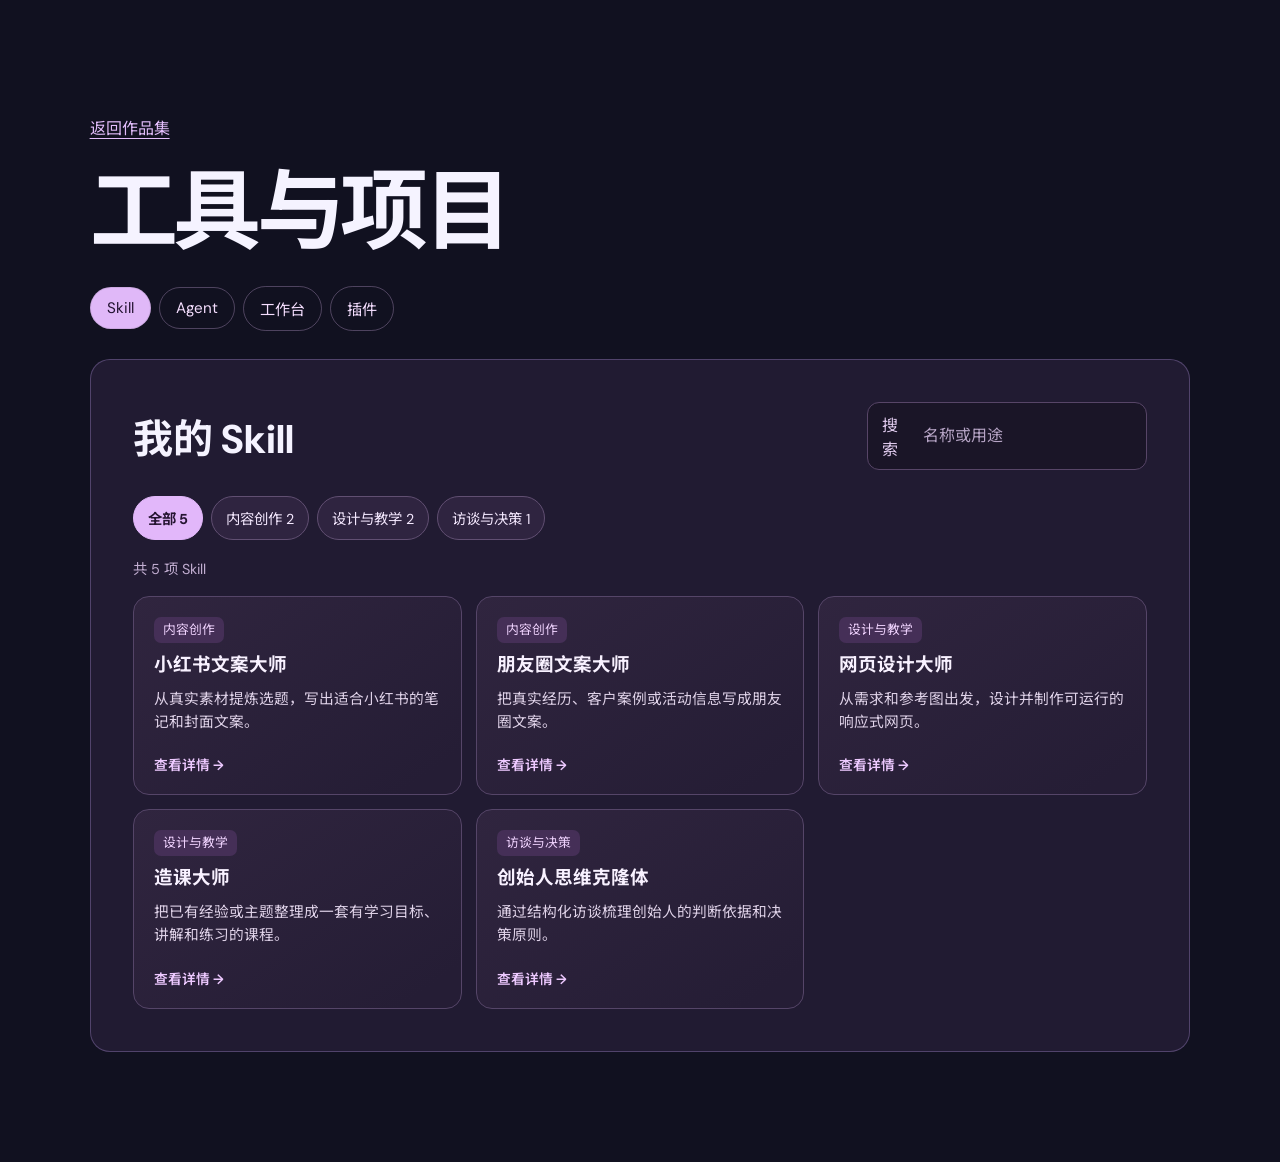
<file: projects.html>
<!doctype html>
<html lang="zh-CN">
<head>
  <meta charset="utf-8">
  <meta name="viewport" content="width=device-width, initial-scale=1">
  <meta name="description" content="Skill、Agent、工作台与插件的项目清单。">
  <title>工具与项目 · 作品集</title>
  <link rel="stylesheet" href="style.css">
  <link rel="stylesheet" href="works.css">
  <link rel="stylesheet" href="projects.css">
  <link rel="stylesheet" href="skill-library.css">
  <script src="skill-library.js" defer></script>
</head>
<body>
  <main class="section project-library">
    <a class="vibe-link" href="index.html#project-folders">返回作品集</a>
    <h1>工具与项目</h1>
    <nav class="project-tabs" aria-label="项目文件夹">
      <a href="#skill">Skill</a>
      <a href="#agent">Agent</a>
      <a href="#workbench">工作台</a>
      <a href="#plugins">插件</a>
    </nav>
    <div class="project-panels">
      <section class="project-panel skill-library" id="skill" aria-labelledby="skill-title">
        <div class="skill-library-heading">
          <h2 id="skill-title">我的 Skill</h2>
          <label class="skill-search">
            <span>搜索</span>
            <input id="skill-search" type="search" placeholder="名称或用途" autocomplete="off" aria-controls="skill-cards">
          </label>
        </div>
        <div class="skill-filters" id="skill-filters" role="group" aria-label="按类型筛选"></div>
        <p id="skill-results" class="skill-results" role="status"></p>
        <ul class="skill-cards" id="skill-cards"></ul>
        <noscript><p>开启 JavaScript 后即可浏览技能卡片。</p></noscript>
      </section>
      <section class="project-panel skill-library" id="agent" aria-labelledby="agent-title">
        <div class="skill-library-heading">
          <h2 id="agent-title">我的 Agent</h2>
          <label class="skill-search">
            <span>搜索</span>
            <input id="agent-search" type="search" placeholder="名称或用途" autocomplete="off" aria-controls="agent-cards">
          </label>
        </div>
        <div class="skill-filters" id="agent-filters" role="group" aria-label="按类型筛选"></div>
        <p id="agent-results" class="skill-results" role="status"></p>
        <ul class="skill-cards" id="agent-cards"></ul>
        <noscript><p>开启 JavaScript 后即可浏览 Agent 卡片。</p></noscript>
      </section>
      <section class="project-panel" id="workbench" aria-labelledby="workbench-title">
        <h2 id="workbench-title">工作台</h2>
        <ul class="project-cases">
          <li>
            <h3>达人社教培 AI 工作台 Demo</h3>
            <p>面向独立老师和小型教培机构，展示业务工作台、经营诊断和报告流程。</p>
            <a class="vibe-link" href="https://github.com/liangtingwang123-rgb/workplant" target="_blank" rel="noopener noreferrer">查看 GitHub 仓库</a>
          </li>
        </ul>
      </section>
      <section class="project-panel" id="plugins" aria-labelledby="plugins-title">
        <h2 id="plugins-title">插件</h2>
        <p>项目清单待补充。</p>
      </section>
    </div>
  </main>
  <dialog class="skill-detail" aria-labelledby="skill-detail-title">
    <div class="skill-detail-frame">
      <form method="dialog">
        <button class="skill-close" aria-label="关闭技能详情" autofocus>×</button>
      </form>
      <header>
        <p class="skill-tag" data-detail="category"></p>
        <h2 id="skill-detail-title" data-detail="title"></h2>
        <p class="skill-detail-description" data-detail="description"></p>
      </header>
      <dl>
        <div><dt>适用场景</dt><dd data-detail="purpose"></dd></div>
        <div><dt>需要提供</dt><dd data-detail="input"></dd></div>
        <div><dt>会产出</dt><dd data-detail="output"></dd></div>
      </dl>
      <a class="button button-primary skill-download" download>下载 Skill</a>
      <p class="skill-install-help">下载后解压，将其中的技能文件夹放入支持 SKILL.md 的工具的技能目录，再重新打开工具即可使用。下载包内附安装说明。</p>
    </div>
  </dialog>
</body>
</html>
</file>
<file: style.css>
@import url('https://fonts.googleapis.com/css2?family=DM+Sans:wght@400;500;600;700&family=Noto+Sans+SC:wght@400;500;600;700&display=swap');
:root{font-family:'DM Sans','Noto Sans SC',sans-serif;color:#f5f3ff;background:#111120;scroll-behavior:smooth}*{box-sizing:border-box}body{margin:0}a{color:inherit;text-decoration:none}img,video{display:block;width:100%}button,a{outline-offset:4px}.site-header{height:74px;padding:0 4.5%;display:flex;align-items:center;justify-content:space-between;border-bottom:1px solid #ffffff21;position:relative;z-index:2;background:#111120}.brand{font-size:17px;font-weight:700;letter-spacing:.08em}.brand span{color:#a2a0b4;font-size:12px}.site-header nav{display:flex;gap:34px;color:#c7c5d5;font-size:14px}.site-header nav a:hover,.text-link:hover{color:#df9efa}.header-cta{border:1px solid #77738e;border-radius:100px;padding:10px 18px;font-size:14px}.header-cta:hover{background:#fff;color:#171423}.hero{min-height:680px;display:grid;grid-template-columns:53% 47%;position:relative;overflow:hidden;background:radial-gradient(circle at 62% 30%,#35224d 0,#171626 42%,#111120 75%)}.hero-copy{padding:115px 5% 100px 8.5%;position:relative;z-index:1}.eyebrow{color:#c39af6;font-size:12px;font-weight:700;letter-spacing:.17em;margin:0 0 26px}.hero h1{font-size:clamp(46px,5.4vw,86px);line-height:1.18;letter-spacing:-.07em;margin:0 0 30px;font-weight:700}.hero h1 em{font-style:normal;background:linear-gradient(90deg,#fff 5%,#d6adff 70%,#ffb6bf);background-clip:text;color:transparent}.hero-intro{color:#c9c6d7;font-size:17px;line-height:1.85;max-width:530px}.hero-actions{display:flex;align-items:center;gap:30px;margin-top:35px}.button{display:inline-flex;align-items:center;justify-content:center;border-radius:100px;padding:15px 27px;font-size:15px;font-weight:700}.button-primary{background:#dfadfb;color:#1b1324}.button-primary:hover{background:#fff}.text-link{font-size:14px}.hero-art{align-self:center;height:525px;margin:25px 0 55px -4%;overflow:hidden;border-radius:28px 0 0 28px;box-shadow:0 25px 80px #0008;transform:rotate(-2deg)}.hero-art img{height:100%;object-fit:cover;object-position:47%}.hero-bottom{position:absolute;bottom:30px;left:4.5%;right:4.5%;display:flex;justify-content:space-between;color:#9e9aaf;font-size:12px;letter-spacing:.05em}.section,.process-section{padding:110px 7%;max-width:1600px;margin:auto}.section-heading{display:flex;align-items:end;justify-content:space-between;gap:35px;margin-bottom:40px}.section-heading .eyebrow{margin-bottom:13px}.section-heading h2{font-size:clamp(32px,3.4vw,54px);letter-spacing:-.05em;margin:0}.section-heading>p{color:#aaa8ba;font-size:15px}.project-grid{display:grid;grid-template-columns:1fr 1fr;gap:28px}.project{background:#1c1b2d;border:1px solid #ffffff16;border-radius:20px;overflow:hidden}.project-featured{grid-column:1/-1;display:grid;grid-template-columns:58% 42%}.project-media{background:#252139;aspect-ratio:16/10;overflow:hidden}.project-featured .project-media{aspect-ratio:auto;min-height:450px}.project-media video{width:100%;height:100%;object-fit:contain;background:#0b0a10}.project-info{padding:26px 30px 30px;display:flex;flex-direction:column;justify-content:space-between;gap:30px}.project-featured .project-info{padding:44px}.category{color:#c4a0e6;font-size:12px;font-weight:700;letter-spacing:.1em}.project h3{font-size:28px;margin:12px 0}.project-featured h3{font-size:38px}.project p{color:#b8b6c9;font-size:15px;line-height:1.8;max-width:380px}.project-note{color:#928ea8;font-size:13px}.process-section{padding-top:50px}.process-grid{display:grid;grid-template-columns:repeat(3,1fr);gap:18px}.process-image{position:relative;aspect-ratio:4/3;border-radius:14px;overflow:hidden;background:#28243b}.process-image img{height:100%;object-fit:cover}.process-image span{position:absolute;bottom:12px;left:12px;background:#151322db;border:1px solid #ffffff25;border-radius:100px;padding:8px 14px;font-size:12px}.process-copy{color:#c1bfd0;max-width:840px;font-size:17px;line-height:1.9;margin-top:30px}.capabilities{padding-top:60px}.capability-list{border-top:1px solid #ffffff30}.capability-list>div{display:grid;grid-template-columns:65px 1fr 1.3fr;align-items:center;gap:20px;padding:30px 0;border-bottom:1px solid #ffffff30}.capability-list span{color:#a998c2;font-size:14px}.capability-list h3{font-size:25px;margin:0}.capability-list p{color:#b3b0c3;line-height:1.7;margin:0}.contact{text-align:center;padding:110px 20px;background:radial-gradient(circle at center,#483059,#241b35 50%,#161522 85%)}.contact .eyebrow{margin-bottom:18px}.contact h2{font-size:clamp(30px,4vw,56px);line-height:1.35;letter-spacing:-.05em;margin:0 0 20px}.contact p:not(.eyebrow){color:#c4bfd0}.contact-note{display:inline-block;border:1px solid #877397;border-radius:100px;padding:12px 24px;color:#d4c6df;margin-top:24px;font-size:14px}footer{display:flex;justify-content:space-between;padding:27px 5%;color:#8d8a9e;font-size:12px}@media(max-width:800px){.site-header{height:64px}.site-header nav{display:none}.hero{display:block;min-height:0}.hero-copy{padding:70px 7% 30px}.hero-art{height:350px;margin:20px 0 75px 7%;border-radius:20px 0 0 20px}.hero-bottom{bottom:22px}.section,.process-section{padding:75px 6%}.section-heading{display:block}.section-heading>p{margin-top:20px}.project-grid{display:block}.project{margin-bottom:20px}.project-featured{display:block}.project-featured .project-media{min-height:0;aspect-ratio:16/10}.project-featured .project-info{padding:26px 30px 30px}.project-featured h3{font-size:28px}.process-section{padding-top:35px}.process-grid{grid-template-columns:1fr 1fr}.process-image:last-child{grid-column:1/-1}.capability-list>div{grid-template-columns:40px 1fr;gap:12px}.capability-list p{grid-column:2}.contact{padding:80px 20px}}@media(max-width:520px){.brand{font-size:14px}.brand span{display:none}.header-cta{font-size:12px;padding:8px 13px}.hero h1{font-size:43px}.hero-intro{font-size:16px}.hero-actions{gap:18px}.hero-art{height:290px}.hero-bottom span:first-child{display:none}.hero-bottom{justify-content:end}.process-grid{display:block}.process-image{margin-bottom:15px}.process-image:last-child{grid-column:auto}}

/* The two supplied cover images form a scroll-controlled opening scene. */
.site-header{position:absolute;inset:0 0 auto;z-index:20;background:linear-gradient(#10101ba8,#10101b00);border-bottom:0;color:#fff}
.scroll-hero{height:240svh;position:relative;--scene-progress:0;--image-mix:0;--copy-progress:0}
.scroll-hero-stage{position:sticky;top:0;height:100svh;min-height:580px;overflow:hidden;isolation:isolate;background:#17152b}
.hero-scene,.hero-frame,.hero-scene-shade{position:absolute;inset:0;width:100%;height:100%}
.hero-scene{perspective:1100px;overflow:hidden}
.hero-frame{object-fit:cover;object-position:center center;will-change:transform,opacity;backface-visibility:hidden}
.hero-frame-start{transform:translate3d(calc(var(--scene-progress)*-2.5%),calc(var(--scene-progress)*-1%),0) scale(calc(1 + var(--scene-progress)*.16));opacity:calc(1 - var(--image-mix))}
.hero-frame-end{transform:translate3d(calc((1 - var(--scene-progress))*1.5%),calc((1 - var(--scene-progress))*1%),0) scale(calc(1.13 - var(--scene-progress)*.13));opacity:var(--image-mix)}
.hero-scene-shade{background:linear-gradient(90deg,#0807128a 0%,#08071220 53%,transparent 85%),linear-gradient(0deg,#080712a8,transparent 45%);opacity:calc(.25 + var(--copy-progress)*.75);pointer-events:none}
.scroll-hero-top{position:absolute;top:92px;left:4.5%;right:4.5%;display:flex;justify-content:space-between;color:#ffffffbd;font-size:12px;letter-spacing:.16em}
.scroll-hero-copy{position:absolute;left:7%;bottom:10%;max-width:860px;opacity:var(--copy-progress);transform:translate3d(0,calc((1 - var(--copy-progress))*35px),0);pointer-events:none;text-shadow:0 3px 25px #0807128c}
.scroll-hero-copy .eyebrow{color:#f4c8f9;margin-bottom:16px}
.scroll-hero-copy h1{font-size:clamp(46px,6.5vw,104px);line-height:1.13;letter-spacing:-.07em;margin:0 0 20px}
.scroll-hero-copy h1 em{font-style:normal;color:#f4d5fb}
.scroll-hero-copy p:not(.eyebrow){color:#eee9f2;font-size:16px;margin:0 0 25px}
.scroll-hero-copy .button{pointer-events:auto;text-shadow:none}
.scroll-hint{position:absolute;left:50%;bottom:30px;transform:translateX(-50%);display:flex;flex-direction:column;align-items:center;gap:12px;color:#fff;font-size:13px;letter-spacing:.08em;opacity:calc(1 - var(--scene-progress)*3);white-space:nowrap}
.scroll-hint-line{width:1px;height:34px;background:linear-gradient(#fff,transparent)}
.hero-progress{position:absolute;right:4.5%;top:50%;width:2px;height:110px;background:#ffffff55;transform:translateY(-50%)}
.hero-progress span{display:block;width:100%;height:100%;background:#fff;transform:scaleY(var(--scene-progress));transform-origin:top}
@media(max-width:800px){.scroll-hero-stage{min-height:0}.scroll-hero-top{top:80px}.scroll-hero-copy{left:6%;right:6%;bottom:12%}.scroll-hero-copy h1{font-size:clamp(42px,9vw,72px)}.hero-frame{object-position:43% center}.hero-scene-shade{background:linear-gradient(0deg,#080712d1,transparent 60%);opacity:calc(.2 + var(--copy-progress)*.8)}}
@media(max-width:520px){.scroll-hero{height:210svh}.scroll-hero-top{top:78px;font-size:10px}.scroll-hero-copy h1{font-size:43px}.scroll-hero-copy p:not(.eyebrow){font-size:14px}.scroll-hint{bottom:22px}.hero-progress{right:5%;height:75px}.hero-frame{object-position:42% center}}
@media(prefers-reduced-motion:reduce){.scroll-hero{height:100svh}.hero-frame-start{display:none}.hero-frame-end{opacity:1;transform:none}.scroll-hero-copy{opacity:1;transform:none}.scroll-hint,.hero-progress{display:none}}
.hero-frame-start{transform:var(--start-transform,scale(1))}
.hero-frame-end{transform:var(--end-transform,scale(1.13))}
.scroll-hero-copy{transform:var(--copy-transform,translate3d(0,35px,0))}
.scroll-hint{opacity:var(--hint-opacity,1)}
@media(prefers-reduced-motion:reduce){.hero-frame-end{transform:none}.scroll-hero-copy{transform:none}}
/* Keep the character clear and give the opening statement its own space. */
.scroll-hero-copy{left:auto;right:6%;width:min(42vw,640px);max-width:none;text-align:left;bottom:15%}
.scroll-hero-copy h1{font-size:clamp(44px,4.4vw,72px);line-height:1.19}
.hero-scene-shade{background:linear-gradient(270deg,#080712bb 0%,#08071240 42%,transparent 70%),linear-gradient(0deg,#08071275,transparent 48%)}
.hero-scene{transform-style:preserve-3d}
.hero-frame{transform-origin:50% 50%}
.subsection-heading{margin:84px 0 28px;padding-top:35px;border-top:1px solid #ffffff30}
.subsection-heading .eyebrow{margin-bottom:12px}
.subsection-heading h3{font-size:clamp(28px,3vw,43px);margin:0 0 8px}
.subsection-heading p:last-child{color:#aaa8ba;font-size:15px}
.creator-project{display:grid;grid-template-columns:43% 57%;max-width:900px}
.creator-project .project-media{aspect-ratio:16/9}
.creator-project .project-info{padding:35px}
@media(max-width:800px){.scroll-hero-copy{right:6%;width:53vw;bottom:14%}.scroll-hero-copy h1{font-size:clamp(36px,5vw,54px)}.creator-project{display:block}.creator-project .project-media{aspect-ratio:16/10}}
@media(max-width:520px){.scroll-hero-copy{left:auto;right:5%;width:67vw;bottom:13%}.scroll-hero-copy h1{font-size:clamp(26px,7.3vw,42px)}.scroll-hero-copy .eyebrow{font-size:9px;letter-spacing:.1em}.scroll-hero-copy p:not(.eyebrow){font-size:12px;line-height:1.5}.scroll-hero-copy .button{padding:11px 19px;font-size:13px}.hero-scene-shade{background:linear-gradient(270deg,#080712bf,#08071234 75%,transparent),linear-gradient(0deg,#08071275,transparent 55%)}.subsection-heading{margin-top:60px}.creator-project .project-info{padding:26px 30px}}

.about-section {
  scroll-margin-top: 24px;
}

.about-card {
  max-width: 920px;
  margin-inline: auto;
  padding: clamp(24px, 5vw, 56px);
  border: 1px solid #3f344e;
  border-radius: 24px;
  background: linear-gradient(145deg, #252035, #191726 80%);
}

.about-card h2 {
  margin: 0 0 clamp(20px, 3vw, 32px);
  font-size: clamp(1.55rem, 3vw, 2.35rem);
  line-height: 1.2;
}

.about-card h2 span {
  color: #bfb2d0;
  font-size: .6em;
  font-weight: 500;
}

.about-bio {
  color: #d5ccdf;
  font-size: clamp(1rem, 1.3vw, 1.125rem);
  line-height: 1.9;
}

.about-bio p {
  margin: 0 0 1em;
}

.about-bio p:last-child {
  margin-bottom: 0;
}

.about-bio strong {
  color: #f0d4ff;
  font-weight: 700;
}

.social-profiles {
  display: grid;
  grid-template-columns: repeat(2, minmax(0, 1fr));
  gap: 16px;
  max-width: 720px;
  margin: 32px auto 0;
  text-align: left;
}

.social-profile {
  --spotlight-x: 85%;
  --spotlight-y: 0%;
  position: relative;
  isolation: isolate;
  display: flex;
  flex-direction: column;
  justify-content: space-between;
  gap: 22px;
  min-height: 148px;
  padding: clamp(20px, 3vw, 30px);
  border: 1px solid transparent;
  border-radius: 20px;
  background:
    linear-gradient(145deg, #2b2339, #191725 85%) padding-box,
    radial-gradient(200px circle at var(--spotlight-x) var(--spotlight-y),
      rgb(var(--spotlight-color) / var(--spotlight-edge, 0)), #514360 100%) border-box;
}

.social-profile--red {
  --spotlight-color: 255 121 155;
}

.social-profile--bilibili {
  --spotlight-color: 116 212 255;
}

.social-profile::before {
  position: absolute;
  z-index: -1;
  inset: 0;
  border-radius: inherit;
  background: radial-gradient(240px circle at var(--spotlight-x) var(--spotlight-y),
    rgb(var(--spotlight-color) / .26), transparent 100%);
  opacity: 0;
  pointer-events: none;
  transition: opacity .24s ease;
  content: "";
}

.social-profile:is(:hover, :active, :focus-visible) {
  --spotlight-edge: .74;
}

.social-profile:is(:hover, :active, :focus-visible)::before {
  opacity: 1;
}

.social-profile:focus-visible {
  outline: 2px solid rgb(var(--spotlight-color));
  outline-offset: 3px;
}

.social-profile-name {
  color: #f7f1ff;
  font-size: clamp(1.2rem, 2.3vw, 1.6rem);
  font-weight: 700;
}

.social-profile-detail {
  color: #ddcfe9;
  font-size: .9rem;
}

.social-profile-detail [aria-hidden] {
  margin-left: .2em;
  color: rgb(var(--spotlight-color));
}

@media (max-width: 520px) {
  .social-profiles {
    gap: 10px;
  }

  .social-profile {
    min-height: 116px;
    gap: 16px;
  }
}

@media (prefers-reduced-motion: reduce) {
  .social-profile::before {
    transition: none;
  }
}
</file>
<file: works.css>
.works {
  --card-gap: clamp(14px, 2vw, 24px);
  --work-border: #b8a9d52e;
}

.works .section-heading {
  margin-bottom: clamp(32px, 5vw, 64px);
}

.work-index {
  display: flex;
  align-items: center;
  flex-wrap: wrap;
  gap: 8px;
}

.work-index a {
  padding: 8px 14px;
  border: 1px solid var(--work-border);
  border-radius: 100px;
  font-size: .9rem;
  color: #e3d6f0;
}

.work-index a:hover {
  background: #362743;
  border-color: #b99bcf;
}

@media (max-width: 800px) {
  .works .section-heading .work-index {
    margin-top: 17px;
  }
}

.work-collection + .work-collection {
  margin-top: clamp(56px, 8vw, 112px);
  padding-top: clamp(32px, 5vw, 56px);
  border-top: 1px solid var(--work-border);
}

.work-collection h3 {
  margin: 0 0 10px;
  font-size: clamp(28px, 4vw, 54px);
  line-height: 1.15;
  letter-spacing: -.035em;
}

.online-feature {
  display: flex;
  flex-wrap: wrap;
  align-items: flex-end;
  justify-content: space-between;
  gap: 26px;
  margin-bottom: clamp(48px, 7vw, 92px);
  padding: clamp(24px, 5vw, 66px);
  border: 1px solid #b292de65;
  border-radius: 24px;
  background: radial-gradient(ellipse at 12% 110%, #58315f 0%, transparent 64%),
    linear-gradient(120deg, #302040, #19172c 76%);
}

.online-feature h3 {
  margin: 0 0 18px;
  color: #f1dffa;
  font-size: clamp(1.125rem, 2vw, 1.55rem);
}

.online-feature-metric {
  display: flex;
  flex-wrap: wrap;
  align-items: baseline;
  gap: 8px 18px;
  margin: 0;
}

.online-feature-metric strong {
  color: #f7ddff;
  font-size: clamp(3.75rem, 10.5vw, 9rem);
  font-variant-numeric: tabular-nums;
  letter-spacing: -.055em;
  line-height: .93;
  white-space: nowrap;
}

.online-feature-metric strong span {
  font-size: .46em;
  letter-spacing: 0;
}

.online-feature-label {
  color: #eedcf9;
  font-size: clamp(1rem, 2vw, 1.55rem);
  white-space: nowrap;
}

.online-feature .button {
  padding: 14px 24px;
  font-size: 1rem;
}

.book-preview {
  display: grid;
  grid-template-columns: minmax(0, 1.35fr) minmax(0, 1fr);
  margin-top: 22px;
  overflow: hidden;
  border: 1px solid var(--work-border);
  border-radius: 20px;
  background: #231a34;
}

.book-preview:hover {
  border-color: #d6aaf2;
}

.book-preview img {
  height: 100%;
  aspect-ratio: 2 / 1;
  object-fit: contain;
  background: #171424;
}

.book-preview-copy {
  display: grid;
  align-content: center;
  justify-items: start;
  gap: 13px;
  padding: clamp(22px, 4vw, 50px);
  color: #dfcfea;
}

.book-preview-copy strong {
  color: #f7edfc;
  font-size: clamp(1.55rem, 4vw, 3.4rem);
}

.book-preview-copy .button {
  margin-top: 5px;
}

.work-lane {
  margin-top: clamp(20px, 3vw, 36px);
}

.work-lane-bar {
  min-height: 44px;
  display: flex;
  justify-content: space-between;
  align-items: center;
  gap: 12px;
  margin-bottom: 10px;
}

.work-lane-bar h4 {
  margin: 0;
  font-size: clamp(18px, 2vw, 24px);
  line-height: 1.25;
}

.work-controls {
  display: flex;
  gap: 8px;
  flex: 0 0 auto;
}

.work-controls[hidden] {
  display: none;
}

.work-control,
.media-viewer-close {
  display: grid;
  place-items: center;
  width: 44px;
  height: 44px;
  padding: 0;
  border: 1px solid #aa9abe60;
  border-radius: 50%;
  color: #f5edff;
  background: #242039;
  cursor: pointer;
}

.work-control:hover:not([aria-disabled="true"]),
.media-viewer-close:hover {
  background: #4d3d62;
}

.work-control[aria-disabled="true"] {
  opacity: .35;
  cursor: default;
}

.work-chevron {
  width: 9px;
  height: 9px;
  border: solid currentColor;
  border-width: 2px 2px 0 0;
  transform: translateX(-2px) rotate(45deg);
}

.work-control[data-direction="-1"] .work-chevron {
  transform: translateX(2px) rotate(-135deg);
}

.work-track {
  display: grid;
  grid-auto-flow: column;
  grid-auto-columns: clamp(238px, 31.5%, 410px);
  gap: var(--card-gap);
  margin: 0;
  padding: 6px 5px 16px;
  list-style: none;
  overflow-x: auto;
  overscroll-behavior-x: contain;
  scroll-snap-type: x mandatory;
  scroll-padding-inline: 5px;
  scrollbar-width: thin;
  scrollbar-color: #8c72a1 #271e34;
}

.work-track.is-dragging {
  cursor: grabbing;
  user-select: none;
  scroll-snap-type: none;
}

.work-track.is-dragging a {
  cursor: grabbing;
}

.work-track > li {
  min-width: 0;
  scroll-snap-align: start;
}

.work-card {
  display: flex;
  flex-direction: column;
  height: 100%;
  border: 1px solid var(--work-border);
  border-radius: 16px;
  overflow: hidden;
  background: #1c192c;
  color: #f8f3ff;
  user-select: none;
  transition: border-color .2s ease, background-color .2s ease, transform .25s ease;
}

.work-card:hover,
.work-card:focus-visible {
  border-color: #d4a6fb;
  background: #262037;
}

.work-card:focus-visible,
.work-control:focus-visible,
.media-viewer-close:focus-visible {
  outline: 2px solid #e7c2ff;
  outline-offset: 2px;
}

.work-card-media {
  display: block;
  position: relative;
  overflow: hidden;
  aspect-ratio: 4 / 3;
  background: radial-gradient(ellipse at center, #352941, #201a2b);
}

.work-card-media img {
  height: 100%;
  object-fit: contain;
  transition: transform .45s ease;
}

@media (hover: hover) and (prefers-reduced-motion: no-preference) {
  .work-track:not(.is-dragging) .work-card:hover {
    transform: translateY(-3px);
  }

  .work-track:not(.is-dragging) .work-card:hover img {
    transform: scale(1.035);
  }
}

.work-card-copy {
  display: flex;
  justify-content: space-between;
  align-items: baseline;
  gap: 12px;
  padding: 16px 15px 17px;
}

.work-card-title {
  font-size: clamp(16px, 1.5vw, 22px);
  font-weight: 700;
  line-height: 1.45;
}

.circular-gallery .work-lane-bar {
  flex-wrap: wrap;
}

.circular-gallery:not(.is-circular-gallery) [data-gallery-toggle],
.circular-gallery:not(.is-circular-gallery) .gallery-caption,
.circular-gallery.is-gallery-static [data-gallery-toggle] {
  display: none;
}

.circular-gallery [data-gallery-toggle]::before {
  content: '';
  box-sizing: border-box;
  width: 11px;
  height: 13px;
  border-inline: 3px solid currentColor;
}

.circular-gallery [data-gallery-toggle][data-paused]::before {
  width: 0;
  height: 0;
  margin-left: 3px;
  border: 7px solid transparent;
  border-left: 11px solid currentColor;
  border-right: 0;
}

.is-circular-gallery .work-track {
  display: block;
  position: relative;
  width: 100%;
  height: var(--gallery-height, 300px);
  padding: 0;
  overflow: hidden;
  overflow: clip;
  perspective: var(--gallery-perspective, 1000px);
  scroll-snap-type: none;
  color: #f5edff;
  background: radial-gradient(ellipse at 50% 50%, #42305267, transparent 69%);
  touch-action: pan-y pinch-zoom;
  cursor: grab;
}

.is-circular-gallery .work-track:focus-visible {
  outline: 2px solid #e7c2ff;
  outline-offset: 3px;
  border-radius: 12px;
}

.is-circular-gallery .work-track > li {
  position: absolute;
  top: 50%;
  left: 50%;
  width: var(--gallery-card-width, 260px);
  backface-visibility: hidden;
}

.is-circular-gallery .work-card {
  position: relative;
  border-color: #b8a9d580;
  border-radius: clamp(9px, 1.25vw, 17px);
  box-shadow: 0 14px 32px #09051355;
  -webkit-user-drag: none;
}

.is-circular-gallery .work-track:not(.is-dragging) .work-card:hover,
.is-circular-gallery .work-track:not(.is-dragging) .work-card:hover img {
  transform: none;
}

.is-circular-gallery .is-gallery-front .work-card {
  border-color: #cf9ff4;
  box-shadow: 0 20px 42px #08040d98, 0 0 28px #cf9ff41e;
}

.is-circular-gallery .work-card:focus-visible {
  outline-offset: -4px;
}

.is-circular-gallery .work-card-media {
  aspect-ratio: 16 / 9;
  background: #20172b;
}

.is-circular-gallery .work-card-copy {
  position: absolute;
  width: 1px;
  height: 1px;
  padding: 0;
  overflow: hidden;
  clip-path: inset(50%);
  white-space: nowrap;
}

.gallery-caption {
  display: flex;
  align-items: baseline;
  justify-content: center;
  gap: 12px;
  margin: 4px 0 0;
}

.gallery-caption [data-gallery-title] {
  font-size: clamp(1rem, 2.3vw, 1.35rem);
  font-weight: 700;
}

.gallery-caption [data-gallery-position] {
  color: #cabbda;
  font-size: .875rem;
  font-variant-numeric: tabular-nums;
  white-space: nowrap;
}

@media (prefers-reduced-motion: no-preference) {
  .is-gallery-entering .work-card {
    animation: gallery-rise .48s cubic-bezier(.2, .7, .25, 1) var(--gallery-rise-delay, 0ms) both;
  }

  @keyframes gallery-rise {
    from {opacity: 0; translate: 0 33px;}
    to {opacity: 1; translate: 0 0;}
  }
}

.video-time {
  flex: 0 0 auto;
  color: #cbc0db;
  font-size: .875rem;
  font-variant-numeric: tabular-nums;
}

.media-viewer {
  width: min(1120px, calc(100% - 24px));
  max-width: none;
  max-height: calc(100% - 24px);
  padding: 0;
  border: 1px solid #88739c;
  border-radius: 16px;
  background: #151222;
  color: #fff;
  box-shadow: 0 24px 100px #0009;
}

.media-viewer::backdrop {
  background: #090710d9;
}

.media-viewer-bar {
  display: flex;
  align-items: center;
  justify-content: space-between;
  gap: 16px;
  padding: 10px 14px 10px 20px;
}

.media-viewer-bar h2 {
  margin: 0;
  font-size: 1.125rem;
}

.media-viewer-close {
  flex: 0 0 auto;
  font: 28px/1 system-ui, sans-serif;
}

.image-viewer img {
  display: block;
  width: 100%;
  max-height: calc(100svh - 104px);
  background: #07060b;
  object-fit: contain;
}

html:has(.media-viewer[open]) {
  overflow: hidden;
}

.video-group {
  margin-top: clamp(30px, 4vw, 60px);
  scroll-margin-top: 18px;
}

.video-group + .video-group {
  padding-top: 24px;
  border-top: 1px solid var(--work-border);
}

.video-group h4 {
  margin: 0 0 20px;
  font-size: clamp(19px, 2.15vw, 27px);
}

.video-lane .work-lane-bar h4 {
  margin: 0;
}

.video-track {
  grid-auto-columns: clamp(235px, 75%, 920px);
}

.video-card {
  --cover-background: #101b2d;
  --cover-shadow: #101b2d44;
  --cover-focal-y: 27%;
}

.video-card-palace {
  --cover-background: #2e2429;
  --cover-shadow: #2e242944;
  --cover-focal-y: 30%;
}

.overseas-track .video-card {
  --cover-background: #19141d;
  --cover-shadow: #19141d44;
  --cover-focal-y: 9%;
}

.video-card-cover {
  isolation: isolate;
  aspect-ratio: 16 / 9;
  background: var(--cover-background);
}

.video-card-cover img {
  position: absolute;
  inset: 0 0 0 auto;
  width: 76%;
  object-fit: cover;
  object-position: center var(--cover-focal-y);
  transform-origin: right center;
}

.video-card-product img {
  width: 59%;
  padding-right: clamp(12px, 4vw, 48px);
  object-fit: contain;
  object-position: right center;
}

.video-card-cover::after {
  position: absolute;
  inset: 0;
  content: '';
  background: linear-gradient(90deg, var(--cover-background) 23%, var(--cover-shadow) 66%, transparent),
    linear-gradient(0deg, #0b0916d9, transparent 65%);
  pointer-events: none;
}

.video-card-copy {
  position: absolute;
  z-index: 1;
  inset: auto 0 0;
  display: grid;
  gap: 10px;
  padding: clamp(14px, 3.1vw, 42px);
}

.video-card-copy .work-card-title {
  font-size: clamp(19px, 3.4vw, 48px);
  text-shadow: 0 2px 12px #0a0814;
}

.video-card-meta {
  display: flex;
  align-items: center;
  gap: 13px;
}

.video-card-play {
  display: inline-flex;
  align-items: center;
  gap: 7px;
  padding: 6px 12px;
  border: 1px solid #dfd5f285;
  border-radius: 100px;
  background: #181323a8;
  color: #fff;
  font-size: .875rem;
}

.video-card-play::before {
  width: 0;
  height: 0;
  content: '';
  border-block: 4px solid transparent;
  border-left: 7px solid currentColor;
}

.video-viewer {
  width: min(480px, calc(100% - 24px));
}

.video-viewer video {
  width: 100%;
  aspect-ratio: 9 / 16;
  max-height: calc(100svh - 104px);
  object-fit: contain;
  background: #07060b;
}

.video-list {
  display: grid;
  gap: clamp(28px, 5vw, 56px);
  max-width: 940px;
  margin: 0 auto;
  padding: 0;
  list-style: none;
}

.video-list > li {
  min-width: 0;
}

.video-entry {
  width: 100%;
  margin: 0 auto;
  border: 1px solid var(--work-border);
  border-radius: 16px;
  overflow: hidden;
  background: #1c192c;
}

.video-entry figcaption {
  display: flex;
  justify-content: space-between;
  align-items: baseline;
  gap: 12px;
  padding: 13px 16px;
}

.video-entry video {
  display: block;
  width: 100%;
  height: auto;
  max-height: 80svh;
  aspect-ratio: var(--video-ratio);
  object-fit: contain;
  background: #07060b;
}

.vibe-section {
  padding-top: 12px;
}

.vibe-case {
  display: grid;
  grid-template-columns: minmax(0, 1fr) minmax(0, 1.15fr);
  overflow: hidden;
  border: 1px solid #b8a9d53d;
  border-radius: 20px;
  background: #1c192c;
}

.vibe-case-copy {
  align-self: center;
  padding: clamp(23px, 4vw, 54px);
}

.vibe-case h3 {
  margin: 0;
  font-size: clamp(23px, 3vw, 39px);
}

.vibe-case p {
  color: #d0c3dd;
  line-height: 1.75;
  margin: 14px 0 24px;
}

.vibe-case-actions {
  display: flex;
  flex-wrap: wrap;
  align-items: center;
  gap: 13px 22px;
}

.vibe-link {
  color: #e2bdfb;
  text-decoration: underline;
  text-underline-offset: .25em;
}

.vibe-case-image {
  width: 100%;
  height: 100%;
  min-height: 0;
  object-fit: cover;
  object-position: 40% center;
}

@media (max-width: 650px) {
  .book-preview {
    grid-template-columns: minmax(0, 1fr);
  }

  .work-track {
    grid-auto-columns: 76%;
  }

  .video-track {
    grid-auto-columns: 86%;
  }

  .vibe-case {
    grid-template-columns: minmax(0, 1fr);
  }

  .vibe-case-image {
    order: -1;
    height: auto;
  }
}

@media (prefers-reduced-motion: reduce) {
  .work-card,
  .work-card-media img {
    transition: none;
  }
}
</file>
<file: projects.css>
.project-folders .section-heading {
  margin-bottom: 38px;
}

.folder-grid {
  display: grid;
  grid-template-columns: repeat(4, minmax(0, 1fr));
  gap: clamp(16px, 3.2vw, 48px);
  padding: 105px 10px 24px;
}

.folder-group {
  --folder-back: #bda0d6;
  --folder-front: #ead3f8;
  --folder-shade: #c3a0dd;
  --folder-tilt: -7deg;
  --folder-offset: 0px;
  position: relative;
  min-width: 0;
}

.folder-link {
  position: relative;
  display: block;
  width: 100%;
  min-height: clamp(94px, 15vw, 172px);
  padding: 0;
  isolation: isolate;
  border: 1px solid #fff5;
  border-radius: 8px 16px 16px 16px;
  background: var(--folder-back);
  color: #24152f;
  box-shadow: 0 14px 24px #07051270, inset 0 1px #fffa;
  font: inherit;
  text-align: left;
  cursor: pointer;
  transform: translateY(var(--folder-offset)) rotate(var(--folder-tilt));
  transition: transform .28s ease, box-shadow .28s ease;
}

.folder-link::before {
  position: absolute;
  bottom: calc(100% - 4px);
  left: -1px;
  width: 48%;
  height: 23px;
  content: '';
  border: 1px solid #fff7;
  border-bottom: 0;
  border-radius: 10px 21px 0 0;
  background: var(--folder-back);
}

.folder-link::after {
  position: absolute;
  top: 8%;
  right: 8%;
  left: 8%;
  height: 63%;
  content: '';
  border-radius: 7px;
  background: #fbf2ff;
  opacity: 0;
  transform: translateY(5%);
  transition: transform .44s cubic-bezier(.2, .8, .3, 1), opacity .2s ease;
  pointer-events: none;
}

.folder-link > span {
  position: absolute;
  z-index: 1;
  inset: -1px;
  display: flex;
  align-items: flex-end;
  padding: clamp(14px, 2.6vw, 28px);
  border: 1px solid #fff7;
  border-radius: inherit;
  background: linear-gradient(145deg, var(--folder-front) 10%, var(--folder-shade));
  font-size: clamp(1.15rem, 2.5vw, 2.25rem);
  font-weight: 700;
  line-height: 1.1;
  transform-origin: 50% 100%;
  transition: transform .44s cubic-bezier(.2, .8, .3, 1), box-shadow .3s ease;
}

.folder-group:nth-child(2) {
  --folder-back: #9fa6d4;
  --folder-front: #e3e6ff;
  --folder-shade: #aeb8e8;
  --folder-tilt: 6deg;
  --folder-offset: 13px;
}

.folder-group:nth-child(3) {
  --folder-back: #c997b0;
  --folder-front: #f5d9e6;
  --folder-shade: #dfa9c6;
  --folder-tilt: -4deg;
  --folder-offset: -5px;
}

.folder-group:nth-child(4) {
  --folder-back: #b1a5db;
  --folder-front: #e4dbfa;
  --folder-shade: #b9a9e9;
  --folder-tilt: 8deg;
  --folder-offset: 12px;
}

.folder-group[data-open] {
  z-index: 1;
}

.folder-group[data-open] .folder-link,
.folder-link:focus-visible {
  transform: translateY(-7px) rotate(0deg);
  box-shadow: 0 20px 42px #070512a0, inset 0 1px #fffa;
}

.folder-group[data-open] .folder-link::after {
  opacity: 1;
  transform: translateY(-24%);
}

.folder-group[data-open] .folder-link > span {
  box-shadow: 0 -5px 15px #24152f40;
  transform: perspective(660px) rotateX(-32deg);
}

.folder-menu {
  position: absolute;
  z-index: 2;
  inset-inline: -4px;
  bottom: calc(100% - 8px);
  display: flex;
  align-items: center;
  justify-content: center;
  flex-wrap: wrap;
  gap: 8px;
  padding: 0 4px 32px;
}

.folder-menu[hidden] {
  display: none;
}

.folder-pill {
  --pill-delay: 0ms;
  display: inline-flex;
  min-height: 36px;
  align-items: center;
  justify-content: center;
  padding: 6px 11px;
  border: 1px solid #f4e3ff;
  border-radius: 99px;
  background: #f7e9ff;
  color: #291937;
  box-shadow: 0 4px 13px #0c081b70;
  font-size: .875rem;
  font-weight: 700;
  line-height: 1.25;
  text-align: center;
  white-space: nowrap;
  animation: folder-pill-rise .44s cubic-bezier(.2, 1.3, .42, 1) var(--pill-delay) both,
    folder-pill-drift 3.4s ease-in-out calc(.44s + var(--pill-delay)) infinite;
}

.folder-pill:nth-child(2) {
  --pill-delay: 75ms;
}

#folder-workbench-menu .folder-pill {
  animation: folder-pill-rise .44s cubic-bezier(.2, 1.3, .42, 1) var(--pill-delay) both;
  -webkit-user-select: none;
  user-select: none;
}

.folder-pill:hover,
.folder-pill:focus-visible {
  background: #fff6ff;
  animation-play-state: running, paused;
}

@keyframes folder-pill-rise {
  from { opacity: 0; transform: translateY(24px) scale(.78); }
  to { opacity: 1; transform: translateY(0) scale(1); }
}

@keyframes folder-pill-drift {
  50% { translate: 0 -4px; }
}

.folder-link:focus-visible,
.folder-pill:focus-visible,
.project-tabs a:focus-visible {
  outline: 2px solid #f5d5ff;
  outline-offset: 5px;
}

.project-library {
  padding-top: clamp(56px, 9vw, 116px);
  min-height: 82svh;
}

.project-library h1 {
  margin: 25px 0;
  font-size: clamp(2.35rem, 7vw, 5.5rem);
  line-height: 1.1;
  letter-spacing: -.05em;
}

.project-tabs {
  display: flex;
  align-items: center;
  flex-wrap: wrap;
  gap: 8px;
  margin-bottom: 28px;
}

.project-tabs a {
  padding: 10px 16px;
  border: 1px solid #ad93bf64;
  border-radius: 99px;
  color: #f5defe;
  font-size: .95rem;
}

.project-tabs a:hover,
.project-library:has(#skill:target) a[href="#skill"],
.project-library:has(#agent:target) a[href="#agent"],
.project-library:has(#workbench:target) a[href="#workbench"],
.project-library:has(#plugins:target) a[href="#plugins"],
.project-library:not(:has(.project-panel:target)) a[href="#skill"] {
  background: #e0b8f8;
  color: #221331;
}

.project-panel {
  scroll-margin-top: 20px;
  max-width: 920px;
  padding: clamp(23px, 4vw, 42px);
  border: 1px solid #b292de55;
  border-radius: 20px;
  background: #211b32;
}

.project-panel:not(:target) {
  display: none;
}

.project-panels:not(:has(.project-panel:target)) .project-panel:first-child {
  display: block;
}

.project-panel h2 {
  margin: 0 0 13px;
  font-size: clamp(1.5rem, 3.5vw, 2.5rem);
}

.project-panel p {
  margin: 0;
  color: #d1c3df;
  line-height: 1.65;
}

.project-cases {
  margin: 23px 0 0;
  padding: 20px 0 0;
  border-top: 1px solid #b292de40;
  list-style: none;
}

.project-cases h3 {
  margin: 0 0 8px;
  font-size: 1.25rem;
}

.project-cases a {
  display: inline-block;
  margin-top: 12px;
}

@media (max-width: 800px) {
  .folder-grid {
    grid-template-columns: repeat(2, minmax(0, 1fr));
    row-gap: 110px;
    padding-bottom: 24px;
  }

  .folder-pill {
    min-height: 44px;
  }
}

@media (prefers-reduced-motion: reduce) {
  .folder-link,
  .folder-link::after,
  .folder-link > span {
    transition: none;
  }

  .folder-pill,
  #folder-workbench-menu .folder-pill {
    animation: none;
  }
}
</file>
<file: stardust-tree/assets/index-cmXa4kYc.css>
:root{--lightningcss-light: ;--lightningcss-dark:initial;color-scheme:dark;color:#fff0e7;--rose:#f4a1b7;--muted:#c2aab1;--border:#4d303d;--mono:"SFMono-Regular", Consolas, "Liberation Mono", monospace;background:#100a10;font-family:PingFang SC,Microsoft YaHei,system-ui,sans-serif}*{box-sizing:border-box}body{background:radial-gradient(at 42% 0,#43202e 0,#21121d 36%,#100a10 74%);min-width:0;min-height:100vh;margin:0}button{font:inherit;cursor:pointer}button:focus-visible{outline:2px solid var(--rose);outline-offset:4px}[hidden]{display:none!important}.experience{width:min(100% - 72px,1040px);margin-inline:auto;padding-bottom:34px}.header{border-bottom:1px solid #422732;justify-content:space-between;align-items:center;gap:12px;min-height:75px;display:flex}.wordmark{color:#ffe3d3;font:600 14px/1 var(--mono);letter-spacing:.055em;align-items:center;gap:10px;display:inline-flex}.sparkle{background:var(--rose);clip-path:polygon(50% 0,61% 37%,100% 50%,61% 61%,50% 100%,38% 61%,0 50%,38% 37%);width:19px;height:19px;display:inline-block}.privacy{color:var(--muted);white-space:nowrap;align-items:center;gap:8px;font-size:12px;display:inline-flex}.lock-icon{border:1px solid;border-radius:2px;width:10px;height:8px;margin-top:4px;display:inline-block;position:relative}.lock-icon:before{content:"";border:1px solid;border-bottom:0;border-radius:3px 3px 0 0;width:4px;height:4px;position:absolute;top:-5px;left:1px}.intro{margin:35px 0 25px}.portfolio-back{color:var(--rose);text-underline-offset:.25em;margin-bottom:12px;font-size:14px;display:inline-block}.portfolio-back:focus-visible{outline:2px solid var(--rose);outline-offset:4px}.intro h1{letter-spacing:.055em;margin:0;font-size:clamp(39px,6vw,61px);font-weight:750;line-height:1.14}.title-star{color:#ffdbad;vertical-align:top;margin-left:9px;font-size:.4em;display:inline-block}.intro p{color:var(--muted);margin:12px 0 0;font-size:16px;line-height:1.65}.layout{grid-template-columns:minmax(0,1fr) minmax(274px,318px);align-items:start;gap:18px;display:grid}.display{gap:12px;min-width:0;display:grid}.panel{border:1px solid var(--border);border-radius:16px;overflow:hidden;box-shadow:0 16px 45px #09050945}.camera,.stage{isolation:isolate;position:relative}.camera{aspect-ratio:16/9;background:radial-gradient(at 50% 105%,#44212caa,#0000 70%),repeating-linear-gradient(0deg,#f5b4c00a 0 1px,#0000 1px 4px),#171019}.camera video,.camera canvas,.stage canvas{width:100%;height:100%;display:block;position:absolute;inset:0}.camera video{object-fit:contain;object-position:center;opacity:0;transform:scaleX(-1)}.camera[data-preview=true] video{opacity:1}.camera-placeholder{pointer-events:none;place-items:center;display:grid;position:absolute;inset:0}.camera[data-preview=true] .camera-placeholder{display:none}.camera-placeholder .video-icon{color:#c18c9a;transform:scale(1.32)}.viewfinder{color:#835061;background-color:#0000;background-image:linear-gradient(currentColor 0 0),linear-gradient(currentColor 0 0),linear-gradient(currentColor 0 0),linear-gradient(currentColor 0 0),linear-gradient(currentColor 0 0),linear-gradient(currentColor 0 0),linear-gradient(currentColor 0 0),linear-gradient(currentColor 0 0);background-position:0 0,0 0,100% 0,100% 0,0 100%,0 100%,100% 100%,100% 100%;background-repeat:no-repeat;background-size:12px 1px,1px 12px,12px 1px,1px 12px,12px 1px,1px 12px,12px 1px,1px 12px;background-attachment:scroll,scroll,scroll,scroll,scroll,scroll,scroll,scroll;background-origin:padding-box,padding-box,padding-box,padding-box,padding-box,padding-box,padding-box,padding-box;background-clip:border-box,border-box,border-box,border-box,border-box,border-box,border-box,border-box;place-items:center;width:104px;height:66px;display:grid}.camera[data-camera-state=loading] .viewfinder{animation:1.4s ease-in-out infinite alternate finder-pulse}@keyframes finder-pulse{to{opacity:.43}}.panel-label,.camera-indicator,.stage-status{z-index:1;color:#f5dcd6;white-space:nowrap;pointer-events:none;background:#180e17e8;border:1px solid #734659;border-radius:7px;align-items:center;gap:8px;padding:6px 9px;font-size:12px;line-height:1.1;display:inline-flex;position:absolute}.panel-label{top:13px;left:13px}.camera-indicator{top:13px;right:13px}.indicator-dot{background:#9b7584;border-radius:50%;width:6px;height:6px}.camera[data-camera-state=ready] .indicator-dot{background:var(--rose);box-shadow:0 0 8px #f4a1b780}.camera[data-camera-state=loading] .indicator-dot{background:#ffdbad}.camera[data-camera-state=error] .indicator-dot{background:#f5aa9f}.video-icon{border:1.4px solid;border-radius:2px;flex:none;width:14px;height:10px;margin-right:4px;display:inline-block;position:relative}.video-icon:after{content:"";clip-path:polygon(0 29%,100% 0,100% 100%,0 71%,0 56%,72% 78%,72% 22%,0 44%);background:currentColor;width:5px;height:8px;position:absolute;top:0;left:100%}.stage.panel{aspect-ratio:1;background:radial-gradient(at 50% 100%,#45232c 0%,#0000 57%),radial-gradient(at 50% 42%,#22121a 0%,#100a10 74%);border:0;border-radius:0;box-shadow:inset 0 0 0 1px #825064,0 16px 45px #09050945}.stage-reference{opacity:0;pointer-events:none;width:100%;height:100%;transition:opacity .24s;display:block;position:absolute;inset:0}.stage.is-reference-visible .stage-reference{opacity:1}.stage .panel-label,.stage .stage-status{transition:opacity .24s}.stage.is-reference-visible .panel-label,.stage.is-reference-visible .stage-status{opacity:0}.pixel-icon{color:#f4a1b7;background-color:#0000;background-image:linear-gradient(currentColor 0 0),linear-gradient(currentColor 0 0),linear-gradient(currentColor 0 0),linear-gradient(currentColor 0 0);background-position:0 0,0 100%,100% 0,100% 100%;background-repeat:no-repeat;background-size:3px 3px,3px 3px,3px 3px,3px 3px;background-attachment:scroll,scroll,scroll,scroll;background-origin:padding-box,padding-box,padding-box,padding-box;background-clip:border-box,border-box,border-box,border-box;width:9px;height:9px}.stage-status{bottom:13px;left:13px}.stage-status .indicator-dot{background:#f5a5ba}.stage-status[data-target=scattered] .indicator-dot{background:#fad2a0}.controls{background:#20131d;padding:22px}.control-section h2{margin:0;font-size:18px;font-weight:650;line-height:1.3}.control-section p{color:var(--muted);margin:7px 0 16px;font-size:14px;line-height:1.65}.camera-button{color:#36141e;background:linear-gradient(112deg,#ffd4bc,#f4a1b7);border:1px solid #0000;border-radius:9px;justify-content:center;align-items:center;gap:9px;width:100%;min-height:47px;padding:9px 12px;font-size:14px;font-weight:700;transition:background-color .18s,border-color .18s;display:flex}.camera-button:hover{background:#ffc8d5}.camera-button[data-active=true]{color:var(--rose);background:#381d2b;border-color:#895267}.camera-button[data-active=true]:hover{background:#4a2436}.control-section .camera-feedback{color:#ffc0b4;margin:10px 0 0;font-size:13px}.manual-controls{border-top:1px solid #4d303d;margin-top:23px;padding-top:20px}.gesture-list{gap:8px;display:grid}.gesture-button{color:#f8e5df;text-align:left;background:#281824;border:1px solid #533645;border-radius:9px;grid-template-columns:30px minmax(0,1fr) auto;align-items:center;gap:10px;width:100%;min-height:61px;padding:8px 10px;transition:background-color .18s,border-color .18s;display:grid}.gesture-button:hover{background:#3a2230;border-color:#a16a7e}.gesture-button[aria-pressed=true]{background:#412333;border-color:#a05d76}.gesture-button[aria-pressed=true] strong{color:#ffd6df}.gesture-symbol{color:#f1a9bc;justify-self:center}.tree-symbol{clip-path:polygon(50% 0,75% 39%,64% 39%,87% 68%,75% 68%,98% 89%,57% 89%,57% 100%,43% 100%,43% 89%,2% 89%,25% 68%,13% 68%,36% 39%,25% 39%);background:currentColor;width:20px;height:21px}.dust-symbol{color:#f7d6ae;font-size:22px;line-height:1}.gesture-text{gap:3px;display:grid}.gesture-text strong{font-size:14px;font-weight:650}.gesture-text small{color:var(--muted);font-size:12px}kbd{text-align:center;color:#fbe0dc;min-width:25px;font:13px/1.1 var(--mono);background:#1a1019;border:1px solid #7f5363;border-bottom-width:2px;border-radius:5px;padding:4px 5px}@media (width<=740px){.experience{width:min(100% - 32px,530px);padding-bottom:22px}.header{min-height:56px}.intro{margin:21px 0 17px}.intro h1{font-size:clamp(32px,8vw,43px)}.intro p{margin-top:7px;font-size:14px}.layout{grid-template-columns:minmax(0,1fr);gap:12px}.display{gap:8px}.panel{border-radius:12px}.controls{padding:17px}.control-section h2{font-size:16px}.control-section p{margin-bottom:11px}.manual-controls{margin-top:17px;padding-top:15px}}@media (width>=370px) and (width<=740px){.gesture-list{grid-template-columns:repeat(2,minmax(0,1fr))}.gesture-button{grid-template-columns:21px minmax(0,1fr) auto;gap:5px;padding-inline:7px}}@media (prefers-reduced-motion:reduce){*,:before,:after{transition:none!important;animation:none!important}}#effects-canvas{pointer-events:none}.action-symbol{font-size:23px;line-height:1}.gesture-button[data-action=firework] .action-symbol{color:#f7d6ae}.gesture-button[data-action=deer] .action-symbol{color:#f7c2a4}.control-section .effect-feedback{color:#f7d6ae;min-height:1.45em;margin:8px 0 0;font-size:12px}
</file>
<file: book.css>
:root {
  color-scheme: dark;
  font-family: -apple-system, BlinkMacSystemFont, 'PingFang SC', 'Microsoft YaHei', sans-serif;
  color: #fbf5ff;
  background: #14101e;
}

*, *::before, *::after { box-sizing: border-box; }

body {
  min-width: 270px;
  min-height: 100vh;
  min-height: 100svh;
  margin: 0;
  background: radial-gradient(ellipse at center 28%, #332744 0%, #191321 62%, #14101e 100%);
}

button { font: inherit; }

:focus-visible {
  outline: 2px solid #e9c8ff;
  outline-offset: 5px;
}

.reader-top {
  width: min(1240px, 100%);
  margin-inline: auto;
  padding: clamp(14px, 3vw, 32px) clamp(18px, 4vw, 48px) 0;
}

.reader-top a {
  display: inline-flex;
  align-items: center;
  min-height: 42px;
  padding: 8px 16px;
  border: 1px solid #785f89;
  border-radius: 999px;
  color: #eee1f8;
  font-size: .91rem;
  text-decoration: none;
}

.reader-top a:hover { background: #583f69; }

.reader {
  width: min(1200px, 100%);
  margin-inline: auto;
  padding: 0 clamp(14px, 4vw, 46px) 38px;
  text-align: center;
}

.reader-heading { margin-bottom: clamp(17px, 3.5vw, 34px); }

.reader-kicker {
  margin: 10px 0 8px;
  color: #d7b6e7;
  font-size: .925rem;
  letter-spacing: .16em;
}

.reader-heading h1 {
  margin: 0;
  font-family: 'Songti SC', STSong, Georgia, serif;
  font-size: clamp(2.3rem, 6vw, 4.3rem);
  font-weight: 600;
  letter-spacing: .09em;
  line-height: 1.1;
}

.book-shell {
  position: relative;
  padding: clamp(4px, 1vw, 9px);
  border: 1px solid #806a92;
  border-radius: 11px;
  background: #665174;
  box-shadow: 0 8px 0 -3px #3b2e49, 0 15px 0 -8px #6c5a78, 0 21px 42px #06030d9c;
}

.book-spread {
  position: relative;
  display: block;
  width: 100%;
  padding: 0;
  border: 0;
  border-radius: 5px;
  aspect-ratio: 2 / 1;
  background: #f7f3ef;
  cursor: pointer;
  touch-action: pan-y pinch-zoom;
  user-select: none;
  perspective: 1850px;
}

.book-spread.is-dragging { cursor: grabbing; }

.book-image {
  display: block;
  width: 100%;
  height: 100%;
  border-radius: inherit;
  object-fit: contain;
  pointer-events: none;
}

.book-spine {
  position: absolute;
  z-index: 2;
  inset: 0 46% 0 46%;
  background: linear-gradient(to right, transparent, #2a152f0a 38%, #34213b25 49%, #fff9 50%, #34213b14 54%, transparent);
  opacity: .64;
  pointer-events: none;
}

.book-static, .book-leaf, .book-face {
  position: absolute;
  inset-block: 0;
  pointer-events: none;
}

.book-static, .book-leaf { width: 50%; }

.book-static {
  z-index: 1;
  overflow: hidden;
}

.book-leaf {
  z-index: 3;
  transform-style: preserve-3d;
}

.book-face {
  inset-inline: 0;
  overflow: hidden;
  background: #f7f3ef;
  backface-visibility: hidden;
}

.book-face::after {
  position: absolute;
  inset: 0;
  background: linear-gradient(90deg, #1c112626, transparent 30%);
  content: '';
}

.book-back { transform: rotateY(180deg); }

.book-static img, .book-face img {
  position: absolute;
  top: 0;
  width: 200%;
  height: 100%;
  max-width: none;
}

[data-turn='forward'] .book-static, [data-turn='backward'] .book-leaf { left: 0; }
[data-turn='forward'] .book-leaf, [data-turn='backward'] .book-static { right: 0; }
[data-turn='forward'] .book-leaf { transform-origin: left center; }
[data-turn='backward'] .book-leaf { transform-origin: right center; }
[data-turn='forward'] .book-front img,
[data-turn='backward'] .book-back img,
[data-turn='backward'] .book-static img { left: -100%; }
[data-turn='backward'] .book-front img,
[data-turn='forward'] .book-back img,
[data-turn='forward'] .book-static img { left: 0; }

.reader-controls {
  display: flex;
  align-items: center;
  justify-content: center;
  gap: clamp(12px, 4vw, 34px);
  margin: 26px 0 0;
}

.reader-controls button {
  min-width: 84px;
  min-height: 44px;
  padding: 8px 12px;
  border: 1px solid #8568a0;
  border-radius: 999px;
  color: #f8edff;
  background: #3c2a4e;
  cursor: pointer;
}

.reader-controls button:hover:not(:disabled) { background: #5f4572; }
.reader-controls button:disabled { opacity: .5; cursor: default; }

#page-status {
  min-width: 5.1ch;
  color: #f7e4ff;
  font-variant-numeric: tabular-nums;
  font-weight: 700;
  white-space: nowrap;
}

.reader-hint, .reader-error {
  margin: 13px 0 0;
  color: #dac6e8;
  font-size: .91rem;
  line-height: 1.5;
}

.reader-zoom { display: none; }

.reader-detail {
  width: min(720px, calc(100% - 26px));
  max-height: calc(100svh - 26px);
  padding: 0;
  border: 1px solid #8568a0;
  border-radius: 14px;
  color: #fbf5ff;
  background: #271d33;
  box-shadow: 0 20px 55px #09050e99;
}

.reader-detail::backdrop { background: #110b19d9; }

.detail-header {
  display: flex;
  align-items: center;
  justify-content: space-between;
  gap: 12px;
  padding: 12px 14px;
}

.detail-header h2 { margin: 0; font-size: 1rem; }

.detail-viewport {
  overflow: auto;
  max-height: calc(100svh - 90px);
  background: #f7f3ef;
  touch-action: pan-x pan-y pinch-zoom;
}

.detail-viewport img { display: block; width: 960px; max-width: none; height: auto; }

.detail-header button, .reader-zoom {
  min-height: 44px;
  padding: 6px 14px;
  border: 1px solid #8568a0;
  border-radius: 999px;
  color: #f8edff;
  background: #3c2a4e;
  cursor: pointer;
}

@media (max-width: 700px) {
  .reader-zoom:not([hidden]) { display: inline-flex; align-items: center; margin-top: 12px; }
}
</file>
<file: skill-library.css>
.skill-library {
  max-width: none;
}

.skill-library-heading {
  display: flex;
  flex-wrap: wrap;
  align-items: center;
  justify-content: space-between;
  gap: 16px;
}

.skill-library-heading h2 {
  margin: 0;
}

.skill-search {
  display: flex;
  align-items: center;
  gap: 12px;
  width: min(100%, 280px);
  padding: 9px 14px;
  border: 1px solid #574567;
  border-radius: 12px;
  background: #1a1527;
  color: #dec9ec;
}

.skill-search input {
  width: 100%;
  min-width: 0;
  border: 0;
  background: transparent;
  color: #f7ecff;
  font: inherit;
}

.skill-search input::placeholder {
  color: #b6a4c5;
}

.skill-search input:focus {
  outline: none;
}

.skill-search:focus-within {
  outline: 2px solid #e8bfff;
  outline-offset: 2px;
}

.skill-filters {
  display: flex;
  flex-wrap: wrap;
  gap: 8px;
  margin: 26px 0 18px;
}

.skill-filter,
.skill-close {
  border: 1px solid #614f72;
  background: #2f2440;
  color: #f2e6fc;
  font: inherit;
  cursor: pointer;
}

.skill-filter {
  min-height: 44px;
  padding: 7px 14px;
  border-radius: 99px;
  font-size: .9rem;
}

.skill-filter[aria-pressed="true"] {
  border-color: #e2b7fa;
  background: #e2b7fa;
  color: #251431;
  font-weight: 700;
}

.skill-library .skill-results {
  color: #c1add0;
  font-size: .9rem;
}

.skill-cards {
  display: grid;
  grid-template-columns: repeat(3, minmax(0, 1fr));
  gap: 14px;
  margin: 14px 0 0;
  padding: 0;
  list-style: none;
}

.skill-cards li[hidden] {
  display: none;
}

.skill-card {
  display: flex;
  flex-direction: column;
  gap: 10px;
  width: 100%;
  height: 100%;
  padding: 20px;
  border: 1px solid #554568;
  border-radius: 16px;
  background: linear-gradient(145deg, #30253f, #251d35 90%);
  color: #f8f1ff;
  cursor: pointer;
  text-align: left;
  font: inherit;
  transition: border-color .2s ease;
}

.skill-card:hover {
  border-color: #d8abf1;
}

.skill-filter:focus-visible,
.skill-card:focus-visible,
.skill-close:focus-visible {
  outline: 2px solid #e8bfff;
  outline-offset: 3px;
}

.skill-tag {
  align-self: flex-start;
  margin: 0;
  padding: 4px 9px;
  border-radius: 7px;
  background: #452f57;
  color: #eed1fc;
  font-size: .8rem;
  line-height: 1.4;
}

.skill-card-title {
  font-size: 1.16rem;
  font-weight: 700;
  line-height: 1.35;
}

.skill-card-description {
  margin: 0 0 10px;
  color: #dfd2e8;
  font-size: .92rem;
  line-height: 1.58;
}

.skill-card-action {
  margin-top: auto;
  color: #edc9ff;
  font-size: .86rem;
  font-weight: 600;
}

.skill-detail {
  width: min(calc(100% - 30px), 694px);
  max-height: calc(100dvh - 30px);
  padding: 0;
  overflow: auto;
  border: 1px solid #765a8d;
  border-radius: 22px;
  background: #241c34;
  color: #f8f1ff;
  box-shadow: 0 24px 80px #0c0612ae;
}

.skill-detail::backdrop {
  background: #0b0813bc;
}

.skill-detail-frame {
  display: grid;
  gap: 20px;
  padding: clamp(20px, 4vw, 34px);
}

.skill-detail form {
  display: flex;
  justify-content: flex-end;
}

.skill-close {
  width: 44px;
  height: 44px;
  border-radius: 99px;
  font-size: 1.55rem;
  line-height: 1;
}

.skill-detail .skill-tag {
  display: inline-block;
}

.skill-detail h2 {
  margin: 10px 0;
  font-size: clamp(1.45rem, 4vw, 2.25rem);
  line-height: 1.2;
}

.skill-detail-description,
.skill-detail dd {
  margin: 0;
  color: #dfd2e8;
  line-height: 1.65;
}

.skill-detail dl {
  display: grid;
  gap: 14px;
  margin: 0;
  padding-top: 16px;
  border-top: 1px solid #5a486b;
}

.skill-download {
  justify-self: start;
}

.skill-download[hidden] {
  display: none;
}

.skill-install-help {
  margin: 0;
  color: #c1add0;
  font-size: .88rem;
  line-height: 1.65;
}

.skill-detail dt {
  margin-bottom: 4px;
  color: #edd3fc;
  font-weight: 700;
}

@media (max-width: 960px) {
  .skill-cards {
    grid-template-columns: repeat(2, minmax(0, 1fr));
  }
}

@media (max-width: 580px) {
  .skill-cards {
    grid-template-columns: minmax(0, 1fr);
  }
}

@media (prefers-reduced-motion: reduce) {
  .skill-card {
    transition: none;
  }
}
</file>
